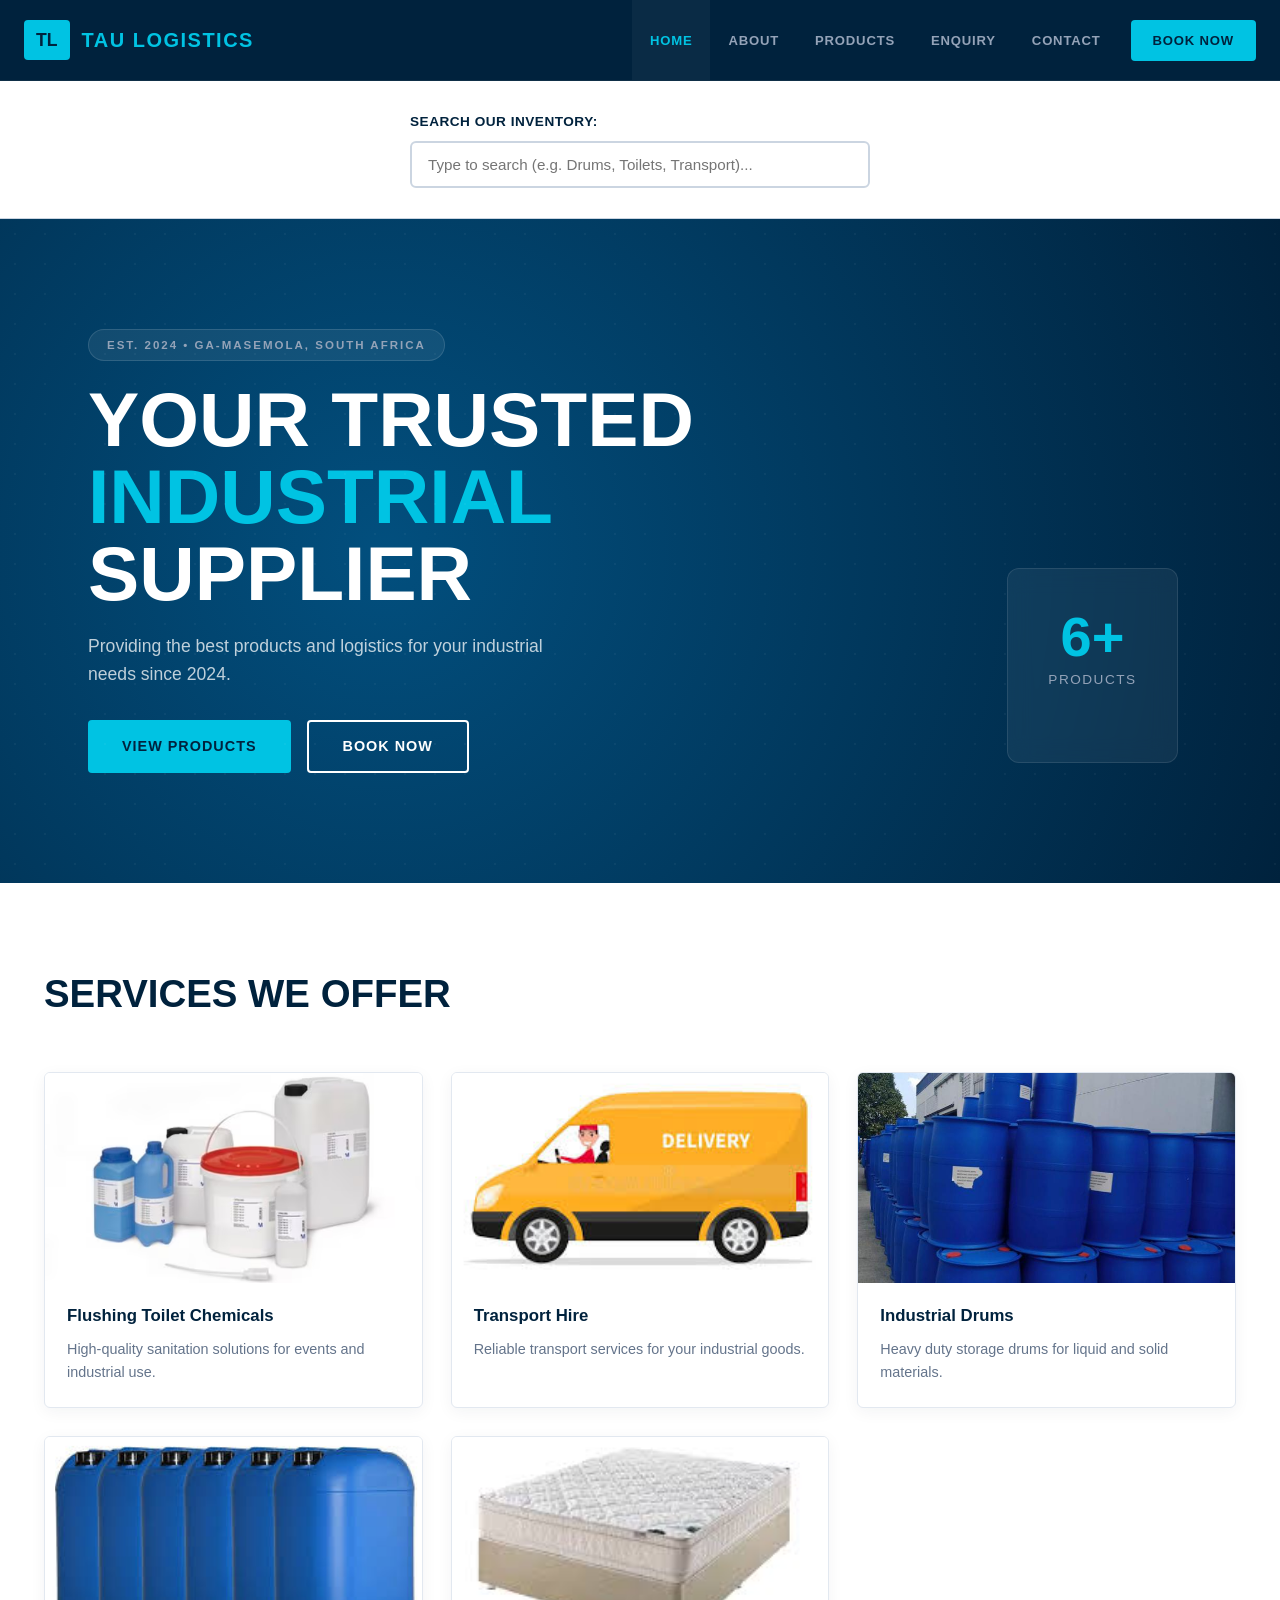
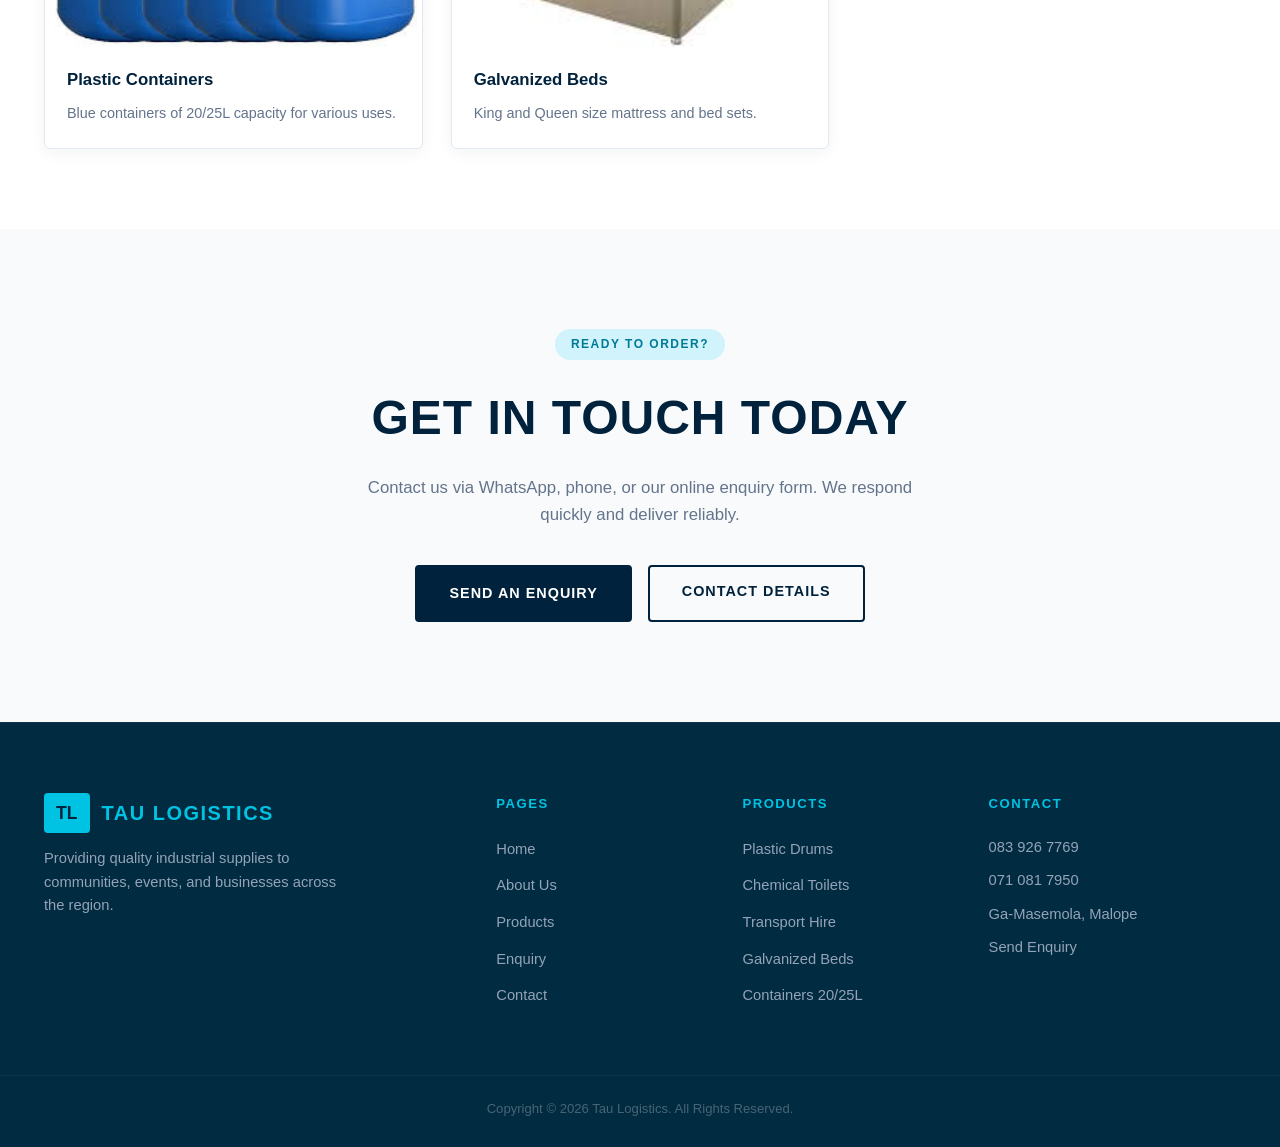
<file: index.html>
<!DOCTYPE html>
<html lang="en">
<head>
    <meta charset="UTF-8">
    <meta name="viewport" content="width=device-width, initial-scale=1.0">
    <title>Tau Logistics | Industrial Supplies & Services</title>
    <meta name="description" content="Tau Logistics: Your trusted provider of plastic drums, flushing chemical toilets, transport hire, and more. Based in Ga-Masemola, South Africa.">
    <link rel="stylesheet" href="styles.css">
</head>
<body>

    <header>
        <nav class="navbar">
            <a href="index.html" class="logo-wrapper">
                <div class="logo-icon">TL</div>
                <span class="logo-text">TAU LOGISTICS</span>
            </a>

            <button class="nav-toggle" aria-expanded="false" aria-label="Toggle navigation">Menu</button>

            <ul class="nav-links nav-menu">
                <li class="active"><a href="index.html">Home</a></li>
                <li><a href="about.html">About</a></li>
                <li><a href="products.html">Products</a></li>
                <li><a href="enquiry.html">Enquiry</a></li>
                <li><a href="contact.html">Contact</a></li>
                <li><a href="enquiry.html" class="cta-btn">Book Now</a></li>
            </ul>
        </nav>
    </header>

    <main>

        <section class="search-section">
            <div class="container">
                <div class="search-container">
                    <label for="logistic-search">Search Our Inventory:</label>
                    <input type="text" id="logistic-search" placeholder="Type to search (e.g. Drums, Toilets, Transport)...">
                    <div id="search-results" class="search-results-dropdown"></div>
                </div>
            </div>
        </section>

        <section class="About-Hero">
            <div class="pattern-overlay"></div>
            <div class="container">
                <span class="badge">EST. 2024 &bull; GA-MASEMOLA, SOUTH AFRICA</span>
                <h2>Your TRUSTED <br><span class="highlight">INDUSTRIAL</span><br>SUPPLIER</h2>
                <p>Providing the best products and logistics for your industrial needs since 2024.</p>
                <div class="cta-buttons">
                    <a href="products.html" class="btn-cyan">View Products</a>
                    <a href="enquiry.html" class="btn-outline-white">Book Now</a>
                </div>
            </div>
            <div class="hero-stats">
                <div class="stat-card">
                    <h2>6+</h2>
                    <p>Products</p>
                </div>
            </div>
        </section>

        <section id="Services" class="services-section">
            <div class="container">
                <h3 class="section-title">Services We Offer</h3>
                <div class="services-grid">

                    <div class="service-card">
                        <div class="card-image">
                            <img src="asset/chemicals.avif" alt="Flushing Chemicals">
                        </div>
                        <div class="card-body">
                            <h4>Flushing Toilet Chemicals</h4>
                            <p>High-quality sanitation solutions for events and industrial use.</p>
                        </div>
                    </div>

                    <div class="service-card">
                        <div class="card-image">
                            <img src="asset/delivery truck.jpg" alt="Logistics delivery truck">
                        </div>
                        <div class="card-body">
                            <h4>Transport Hire</h4>
                            <p>Reliable transport services for your industrial goods.</p>
                        </div>
                    </div>

                    <div class="service-card">
                        <div class="card-image">
                            <img src="asset/Drums.jpeg" alt="Blue plastic industrial drums">
                        </div>
                        <div class="card-body">
                            <h4>Industrial Drums</h4>
                            <p>Heavy duty storage drums for liquid and solid materials.</p>
                        </div>
                    </div>

                    <div class="service-card">
                        <div class="card-image">
                            <img src="asset/containers.jpg" alt="Blue containers 20/25L">
                        </div>
                        <div class="card-body">
                            <h4>Plastic Containers</h4>
                            <p>Blue containers of 20/25L capacity for various uses.</p>
                        </div>
                    </div>

                    <div class="service-card">
                        <div class="card-image">
                            <img src="asset/galvanized bed.jpg" alt="Galvanized bed">
                        </div>
                        <div class="card-body">
                            <h4>Galvanized Beds</h4>
                            <p>King and Queen size mattress and bed sets.</p>
                        </div>
                    </div>

                </div>
            </div>
        </section>

        <section class="contact-cta">
            <div class="container">
                <div class="cta-content-box">
                    <span class="badge-alt">Ready to Order?</span>
                    <h2>Get In Touch Today</h2>
                    <p>Contact us via WhatsApp, phone, or our online enquiry form. We respond quickly and deliver reliably.</p>
                    <div class="cta-buttons">
                        <a href="enquiry.html" class="btn-dark">Send an Enquiry</a>
                        <a href="contact.html" class="btn-outline">Contact Details</a>
                    </div>
                </div>
            </div>
        </section>

    </main>

    <footer class="main-footer">
        <div class="footer-container">
            <div class="footer-brand">
                <div class="logo-wrapper">
                    <div class="logo-icon">TL</div>
                    <span class="logo-text">TAU LOGISTICS</span>
                </div>
                <p>Providing quality industrial supplies to communities, events, and businesses across the region.</p>
            </div>

            <div class="footer-column">
                <h3>Pages</h3>
                <ul>
                    <li><a href="index.html">Home</a></li>
                    <li><a href="about.html">About Us</a></li>
                    <li><a href="products.html">Products</a></li>
                    <li><a href="enquiry.html">Enquiry</a></li>
                    <li><a href="contact.html">Contact</a></li>
                </ul>
            </div>

            <div class="footer-column">
                <h3>Products</h3>
                <ul>
                    <li><a href="products.html">Plastic Drums</a></li>
                    <li><a href="products.html">Chemical Toilets</a></li>
                    <li><a href="products.html">Transport Hire</a></li>
                    <li><a href="products.html">Galvanized Beds</a></li>
                    <li><a href="products.html">Containers 20/25L</a></li>
                </ul>
            </div>

            <div class="footer-column">
                <h3>Contact</h3>
                <p>083 926 7769</p>
                <p>071 081 7950</p>
                <p>Ga-Masemola, Malope</p>
                <p><a href="enquiry.html" style="color:inherit;">Send Enquiry</a></p>
            </div>
        </div>
        <div class="footer-bottom">
            <p>Copyright &copy; 2026 Tau Logistics. All Rights Reserved.</p>
        </div>
    </footer>

    <div class="toast" id="toast"></div>
    <script src="script.js"></script>
</body>
</html>
</file>
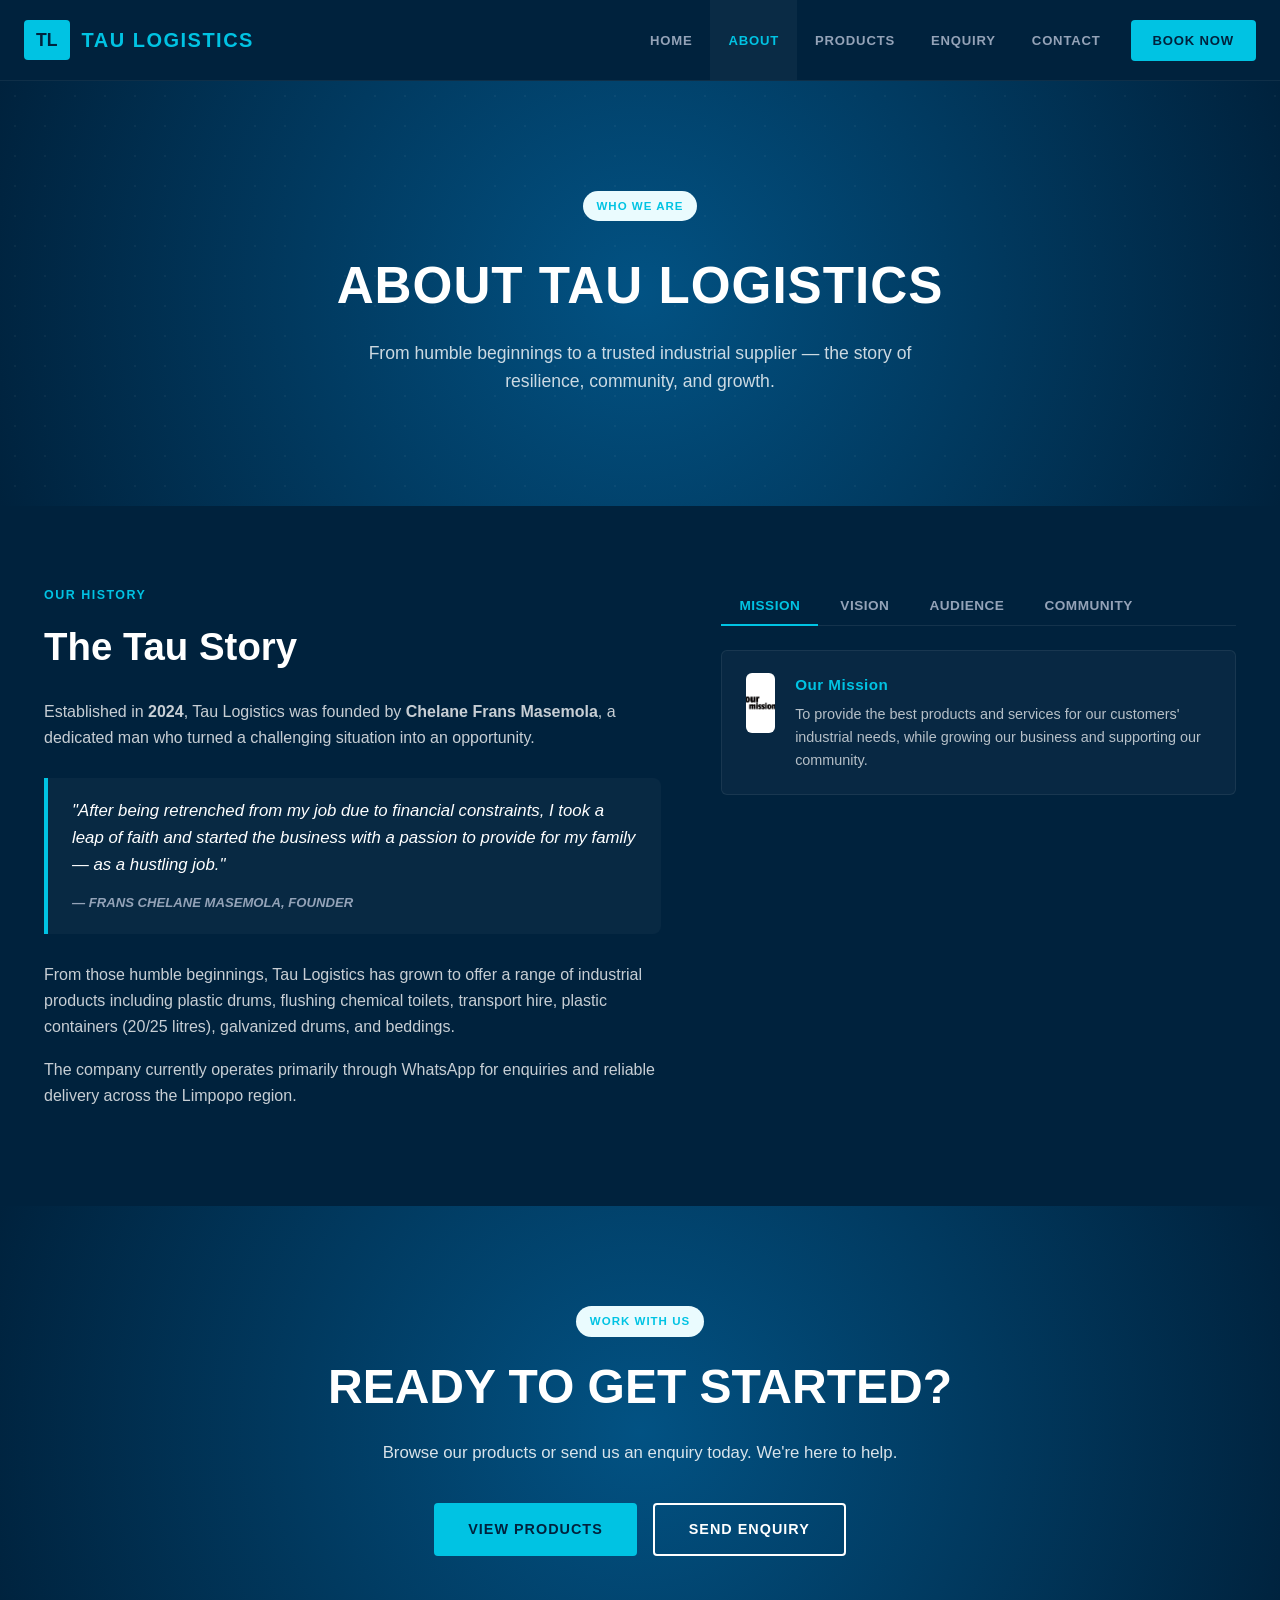
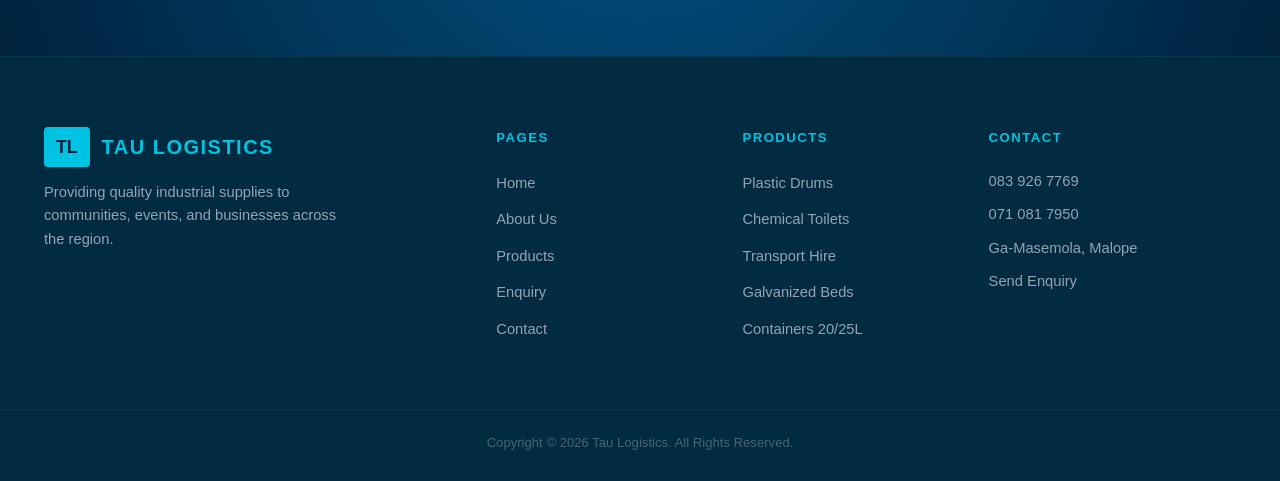
<file: about.html>
<!DOCTYPE html>
<html lang="en">
<head>
    <meta charset="UTF-8">
    <meta name="viewport" content="width=device-width, initial-scale=1.0">
    <title>About Us | Tau Logistics Industrial Supplies</title>
    <meta name="description" content="Learn about Tau Logistics — founded in 2024 by Frans Chelane Masemola in Ga-Masemola, South Africa. Trusted industrial supplier for communities and businesses.">
    <link rel="stylesheet" href="styles.css">
</head>
<body>

    <header>
        <nav class="navbar">
            <a href="index.html" class="logo-wrapper">
                <div class="logo-icon">TL</div>
                <span class="logo-text">TAU LOGISTICS</span>
            </a>

            <button class="nav-toggle" aria-expanded="false" aria-label="Toggle navigation">Menu</button>

            <ul class="nav-links">
                <li><a href="index.html">Home</a></li>
                <li class="active"><a href="about.html">About</a></li>
                <li><a href="products.html">Products</a></li>
                <li><a href="enquiry.html">Enquiry</a></li>
                <li><a href="contact.html">Contact</a></li>
                <li><a href="enquiry.html" class="cta-btn">Book Now</a></li>
            </ul>
        </nav>
    </header>

    <main>

        <section class="about-hero">
            <div class="pattern-overlay"></div>
            <div class="container">
                <span class="badge-mini">Who We Are</span>
                <h1>About Tau Logistics</h1>
                <p class="hero-subtitle">
                    From humble beginnings to a trusted industrial supplier &mdash; the story
                    of resilience, community, and growth.
                </p>
            </div>
        </section>

        <section class="about-content">
            <div class="container about-grid-layout">

                <div class="story-column">
                    <span class="badge-small">Our History</span>
                    <h2 class="story-title">The Tau Story</h2>
                    <p>Established in <strong>2024</strong>, Tau Logistics was founded by <strong>Chelane Frans Masemola</strong>, a dedicated man who turned a challenging situation into an opportunity.</p>

                    <blockquote>
                        <p>"After being retrenched from my job due to financial constraints, I took a leap of faith and started the business with a passion to provide for my family &mdash; as a hustling job."</p>
                        <cite>&mdash; Frans Chelane Masemola, Founder</cite>
                    </blockquote>

                    <p>From those humble beginnings, Tau Logistics has grown to offer a range of industrial products including plastic drums, flushing chemical toilets, transport hire, plastic containers (20/25 litres), galvanized drums, and beddings.</p>
                    <p>The company currently operates primarily through WhatsApp for enquiries and reliable delivery across the Limpopo region.</p>
                </div>

                <div class="cards-column">

                    <!-- TABS -->
                    <div class="about-tabs">
                        <div class="tab-list" role="tablist">
                            <button class="tab-btn active" role="tab" aria-selected="true" data-tab="mission">Mission</button>
                            <button class="tab-btn" role="tab" aria-selected="false" data-tab="vision">Vision</button>
                            <button class="tab-btn" role="tab" aria-selected="false" data-tab="audience">Audience</button>
                            <button class="tab-btn" role="tab" aria-selected="false" data-tab="community">Community</button>
                        </div>

                        <div class="tab-panels">

                            <div class="tab-panel active" data-panel="mission">
                                <div class="info-card">
                                    <div class="card-icon">
                                        <img src="asset/mission.jpeg" alt="Mission" width="60" height="60">
                                    </div>
                                    <div class="card-text">
                                        <h3>Our Mission</h3>
                                        <p>To provide the best products and services for our customers' industrial needs, while growing our business and supporting our community.</p>
                                    </div>
                                </div>
                            </div>

                            <div class="tab-panel" data-panel="vision">
                                <div class="info-card">
                                    <div class="card-icon">
                                        <img src="asset/vision.jpeg" alt="Vision" width="60" height="60">
                                    </div>
                                    <div class="card-text">
                                        <h3>Our Vision</h3>
                                        <p>To be the leading provider of industrial supplies and services in South Africa, trusted for our quality and service.</p>
                                    </div>
                                </div>
                            </div>

                            <div class="tab-panel" data-panel="audience">
                                <div class="info-card">
                                    <div class="card-icon">
                                        <img src="asset/targert.jpeg" alt="Target Audience" width="60" height="60">
                                    </div>
                                    <div class="card-text">
                                        <h3>Target Audience</h3>
                                        <p>People hosting events (weddings, funerals, parties) and people living in rural areas where there is a shortage of water and sanitation.</p>
                                    </div>
                                </div>
                            </div>

                            <div class="tab-panel" data-panel="community">
                                <div class="info-card">
                                    <div class="card-icon">
                                        <img src="asset/community.jpeg" alt="Community" width="60" height="60">
                                    </div>
                                    <div class="card-text">
                                        <h3>Community Commitment</h3>
                                        <p>We are committed to uplifting the communities around us through employment, affordable pricing, and accessible services.</p>
                                    </div>
                                </div>
                            </div>

                        </div>
                    </div>

                </div>
            </div>
        </section>

        <section class="cta-section">
            <div class="container">
                <span class="badge-mini">Work With Us</span>
                <h2>Ready to Get Started?</h2>
                <p>Browse our products or send us an enquiry today. We're here to help.</p>
                <div class="cta-buttons">
                    <a href="products.html" class="btn-cyan">View Products</a>
                    <a href="enquiry.html" class="btn-outline-white">Send Enquiry</a>
                </div>
            </div>
        </section>

    </main>

    <footer class="main-footer">
        <div class="footer-container">
            <div class="footer-brand">
                <div class="logo-wrapper">
                    <div class="logo-icon">TL</div>
                    <span class="logo-text">TAU LOGISTICS</span>
                </div>
                <p>Providing quality industrial supplies to communities, events, and businesses across the region.</p>
            </div>

            <div class="footer-column">
                <h3>Pages</h3>
                <ul>
                    <li><a href="index.html">Home</a></li>
                    <li><a href="about.html">About Us</a></li>
                    <li><a href="products.html">Products</a></li>
                    <li><a href="enquiry.html">Enquiry</a></li>
                    <li><a href="contact.html">Contact</a></li>
                </ul>
            </div>

            <div class="footer-column">
                <h3>Products</h3>
                <ul>
                    <li><a href="products.html">Plastic Drums</a></li>
                    <li><a href="products.html">Chemical Toilets</a></li>
                    <li><a href="products.html">Transport Hire</a></li>
                    <li><a href="products.html">Galvanized Beds</a></li>
                    <li><a href="products.html">Containers 20/25L</a></li>
                </ul>
            </div>

            <div class="footer-column">
                <h3>Contact</h3>
                <p>083 926 7769</p>
                <p>071 081 7950</p>
                <p>Ga-Masemola, Malope</p>
                <p><a href="enquiry.html" style="color:inherit;">Send Enquiry</a></p>
            </div>
        </div>
        <div class="footer-bottom">
            <p>Copyright &copy; 2026 Tau Logistics. All Rights Reserved.</p>
        </div>
    </footer>

    <div class="toast" id="toast"></div>
    <script src="script.js"></script>
</body>
</html>
</file>
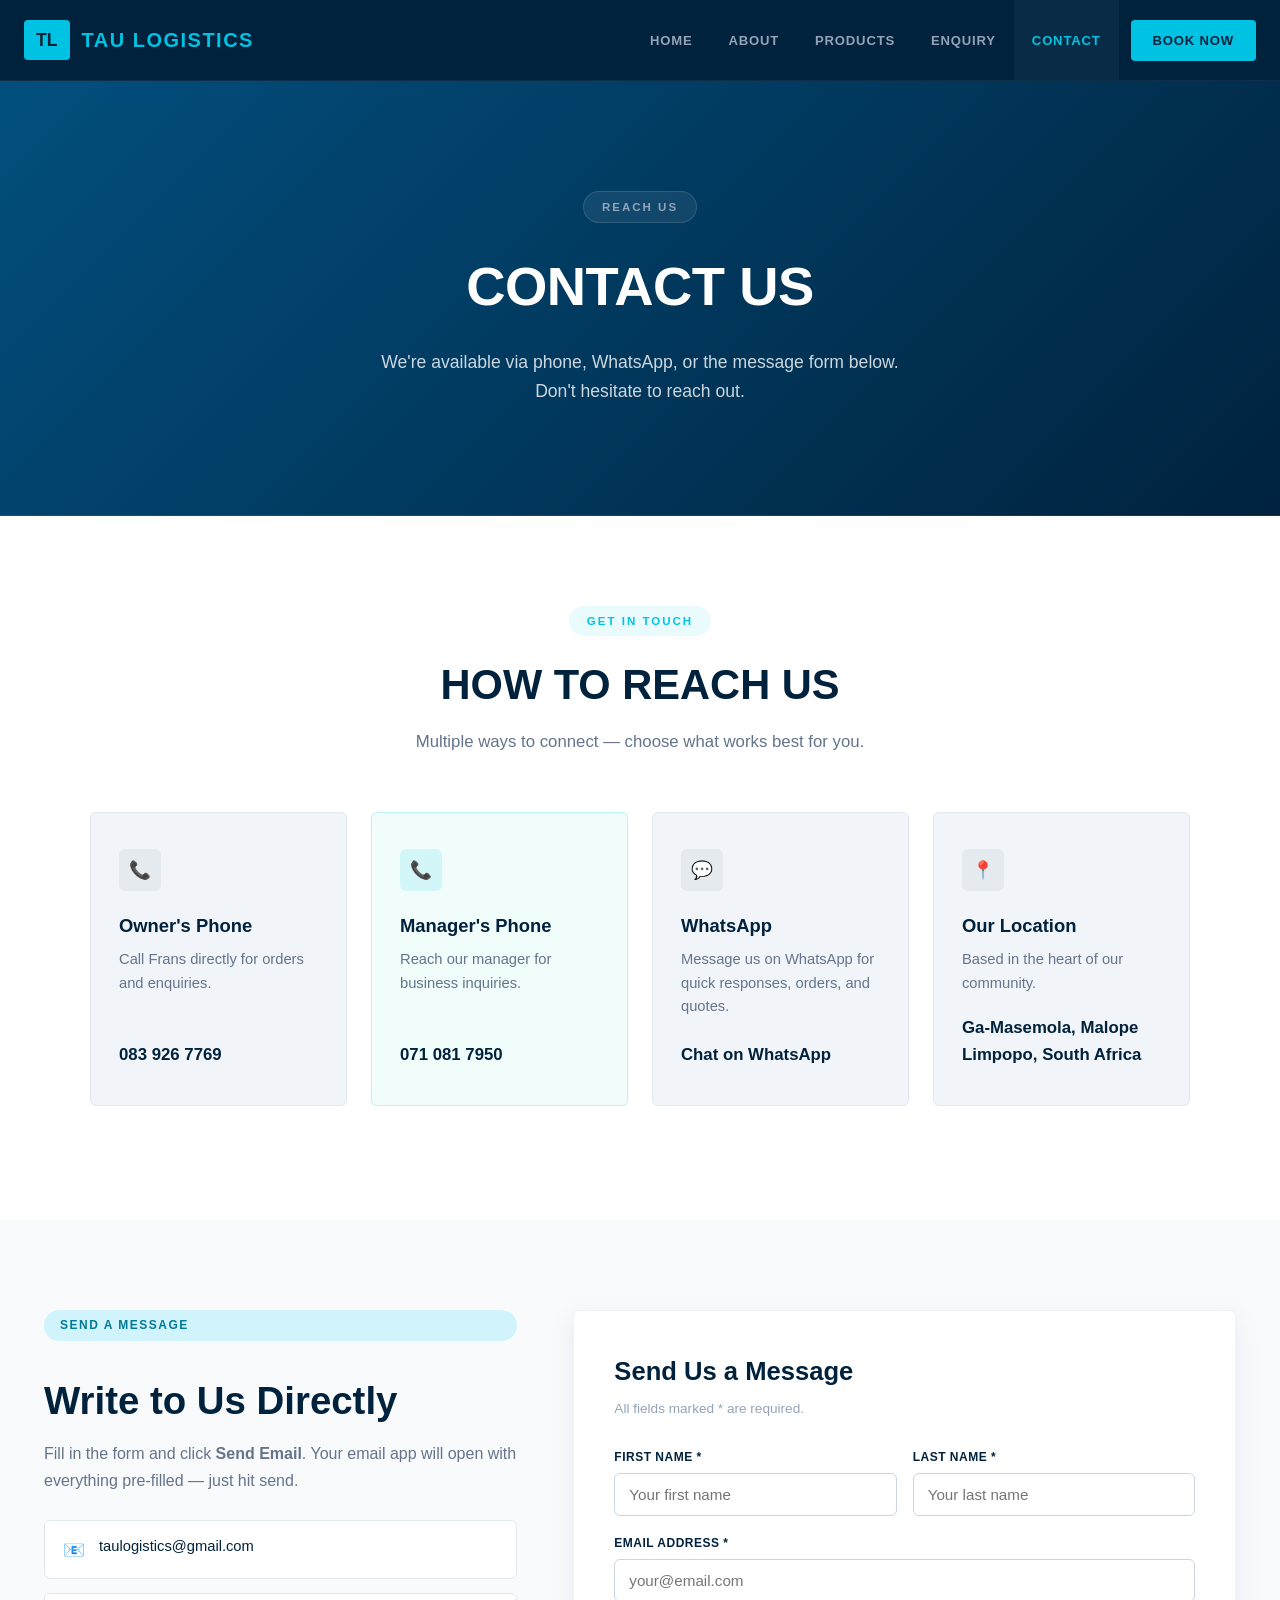
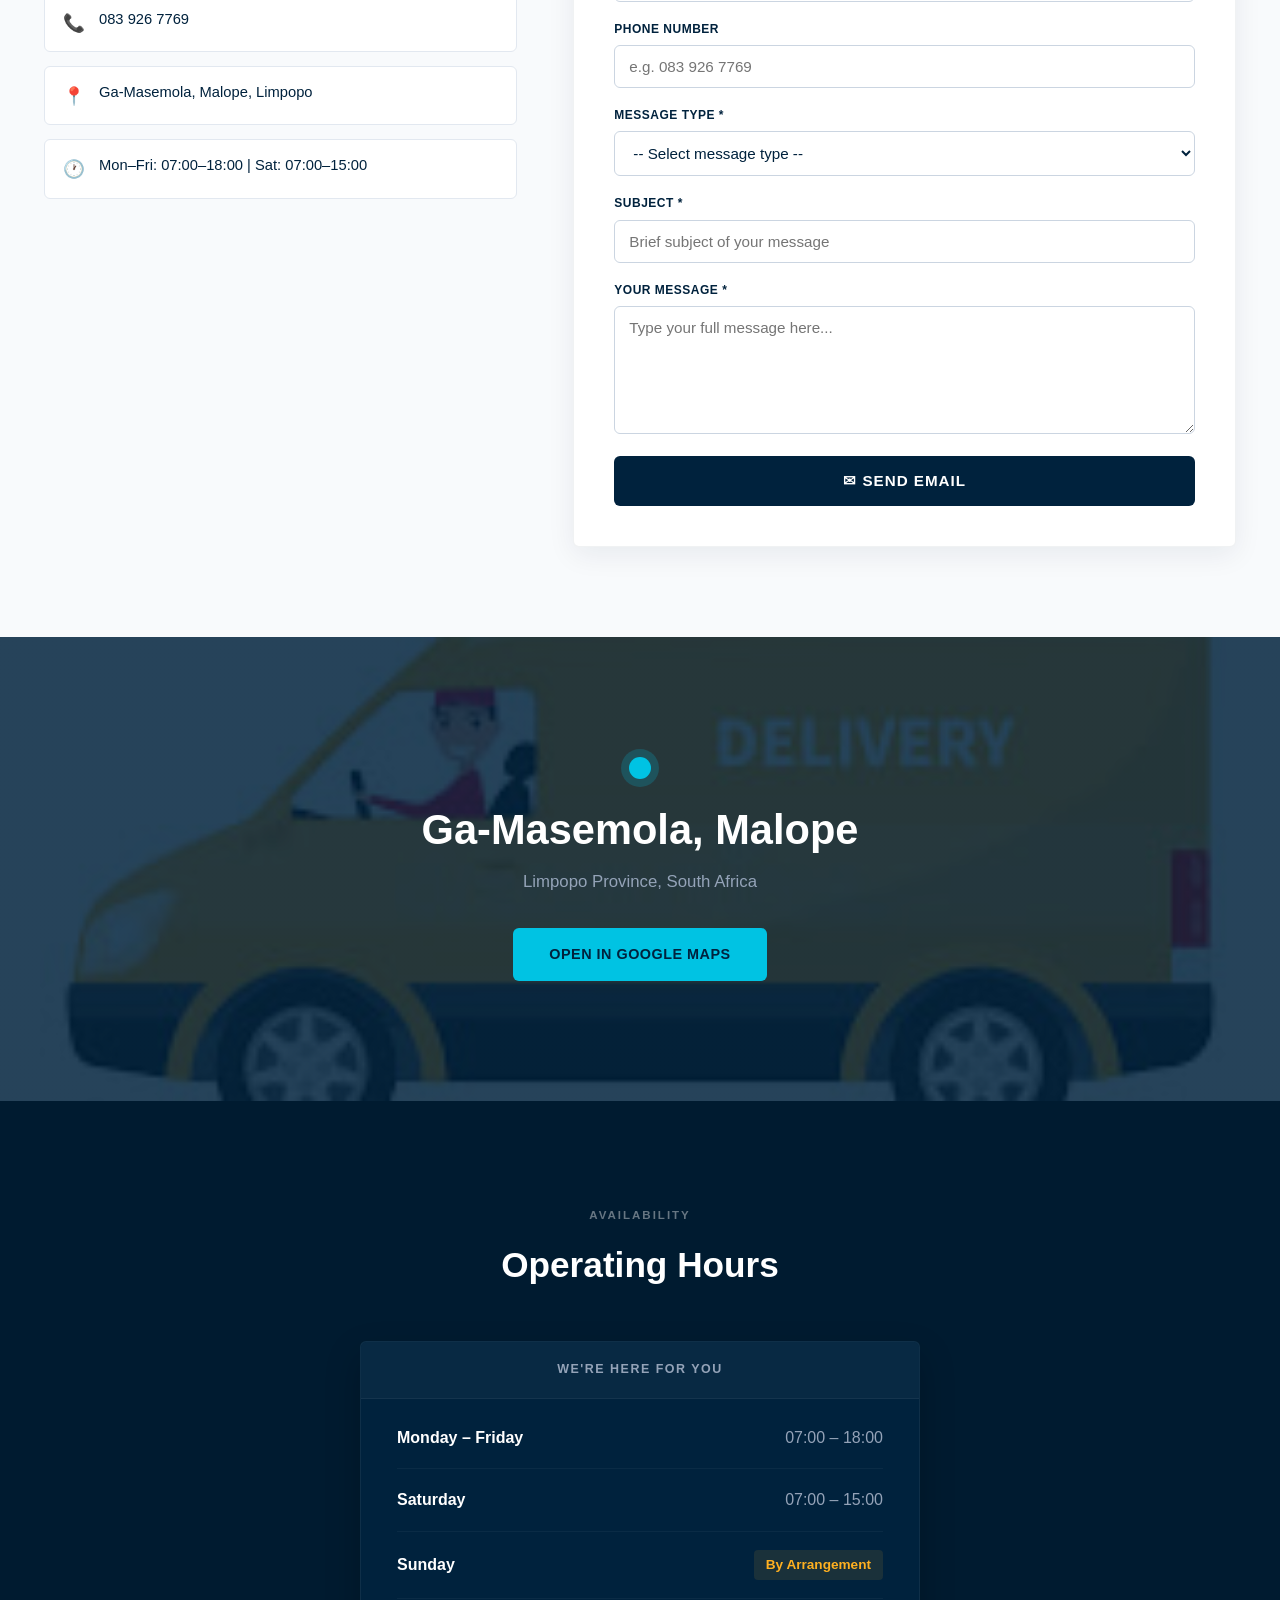
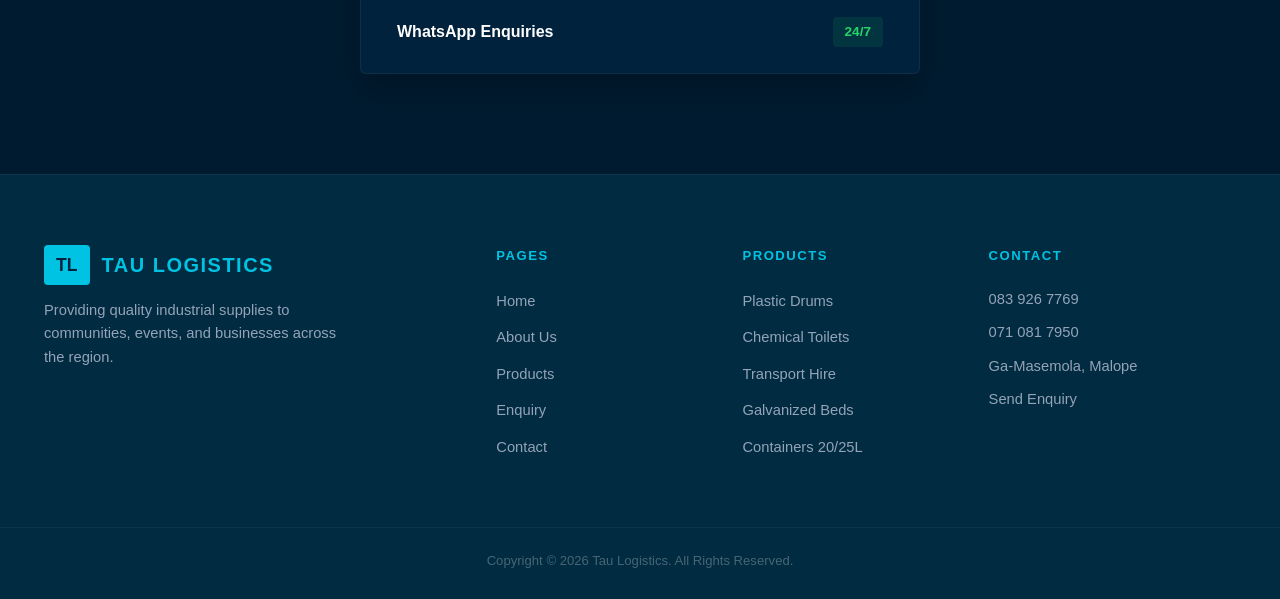
<file: contact.html>
<!DOCTYPE html>
<html lang="en">
<head>
    <meta charset="UTF-8">
    <meta name="viewport" content="width=device-width, initial-scale=1.0">
    <title>Contact Us | Tau Logistics Industrial Supplies</title>
    <meta name="description" content="Contact Tau Logistics via phone, WhatsApp, or our online form. Based in Ga-Masemola, Limpopo, South Africa.">
    <link rel="stylesheet" href="styles.css">
</head>
<body>

    <header>
        <nav class="navbar">
            <a href="index.html" class="logo-wrapper">
                <div class="logo-icon">TL</div>
                <span class="logo-text">TAU LOGISTICS</span>
            </a>

            <button class="nav-toggle" aria-expanded="false" aria-label="Toggle navigation">Menu</button>

            <ul class="nav-links">
                <li><a href="index.html">Home</a></li>
                <li><a href="about.html">About</a></li>
                <li><a href="products.html">Products</a></li>
                <li><a href="enquiry.html">Enquiry</a></li>
                <li class="active"><a href="contact.html">Contact</a></li>
                <li><a href="enquiry.html" class="cta-btn">Book Now</a></li>
            </ul>
        </nav>
    </header>

    <main>

        <!-- HERO -->
        <section class="hero">
            <div class="container">
                <span class="badge">Reach Us</span>
                <h1>Contact Us</h1>
                <p>We're available via phone, WhatsApp, or the message form below.<br>Don't hesitate to reach out.</p>
            </div>
        </section>

        <!-- CONTACT CARDS -->
        <section class="content-section">
            <div class="container">
                <span class="section-badge">Get In Touch</span>
                <h2>How to Reach Us</h2>
                <p class="subtitle">Multiple ways to connect &mdash; choose what works best for you.</p>

                <div class="contact-grid">

                    <div class="contact-card">
                        <div class="icon-box">&#128222;</div>
                        <h3>Owner's Phone</h3>
                        <p>Call Frans directly for orders and enquiries.</p>
                        <a href="tel:0839267769" class="contact-link">083 926 7769</a>
                    </div>

                    <div class="contact-card card-highlight">
                        <div class="icon-box">&#128222;</div>
                        <h3>Manager's Phone</h3>
                        <p>Reach our manager for business inquiries.</p>
                        <a href="tel:0710817950" class="contact-link">071 081 7950</a>
                    </div>

                    <div class="contact-card">
                        <div class="icon-box">&#128172;</div>
                        <h3>WhatsApp</h3>
                        <p>Message us on WhatsApp for quick responses, orders, and quotes.</p>
                        <a href="https://wa.me/27839267769" target="_blank" class="contact-link">Chat on WhatsApp</a>
                    </div>

                    <div class="contact-card">
                        <div class="icon-box">&#128205;</div>
                        <h3>Our Location</h3>
                        <p>Based in the heart of our community.</p>
                        <a href="https://www.google.com/maps/search/Ga-Masemola+Malope+Limpopo" target="_blank" class="contact-link">
                            Ga-Masemola, Malope<br>Limpopo, South Africa
                        </a>
                    </div>

                </div>
            </div>
        </section>

        <!-- MESSAGE FORM SECTION -->
        <section class="contact-form-section">
            <div class="container">
                <div class="contact-form-layout">

                    <!-- Left: info panel -->
                    <div class="contact-form-info">
                        <span class="badge-alt">Send a Message</span>
                        <h2>Write to Us Directly</h2>
                        <p>Fill in the form and click <strong>Send Email</strong>. Your email app will open with everything pre-filled &mdash; just hit send.</p>

                        <ul class="contact-info-list">
                            <li>
                                <span class="info-icon">&#128231;</span>
                                <span>taulogistics@gmail.com</span>
                            </li>
                            <li>
                                <span class="info-icon">&#128222;</span>
                                <span>083 926 7769</span>
                            </li>
                            <li>
                                <span class="info-icon">&#128205;</span>
                                <span>Ga-Masemola, Malope, Limpopo</span>
                            </li>
                            <li>
                                <span class="info-icon">&#128336;</span>
                                <span>Mon&ndash;Fri: 07:00&ndash;18:00 | Sat: 07:00&ndash;15:00</span>
                            </li>
                        </ul>
                    </div>

                    <!-- Right: form -->
                    <div class="form-card">
                        <h3>Send Us a Message</h3>
                        <p class="form-subtitle">All fields marked * are required.</p>

                        <form id="contactForm" class="contact-msg-form" novalidate>

                            <div class="form-row">
                                <div class="form-group">
                                    <label for="cf_firstName">First Name *</label>
                                    <input type="text" id="cf_firstName" name="cf_firstName" placeholder="Your first name" required>
                                </div>
                                <div class="form-group">
                                    <label for="cf_lastName">Last Name *</label>
                                    <input type="text" id="cf_lastName" name="cf_lastName" placeholder="Your last name" required>
                                </div>
                            </div>

                            <div class="form-group">
                                <label for="cf_email">Email Address *</label>
                                <input type="email" id="cf_email" name="cf_email" placeholder="your@email.com" required>
                            </div>

                            <div class="form-group">
                                <label for="cf_phone">Phone Number</label>
                                <input type="tel" id="cf_phone" name="cf_phone" placeholder="e.g. 083 926 7769">
                            </div>

                            <div class="form-group">
                                <label for="cf_msgType">Message Type *</label>
                                <select id="cf_msgType" name="cf_msgType" required>
                                    <option value="">-- Select message type --</option>
                                    <option value="General Enquiry">General Enquiry</option>
                                    <option value="Product Information">Product Information</option>
                                    <option value="Pricing & Quotation">Pricing &amp; Quotation</option>
                                    <option value="Delivery & Logistics">Delivery &amp; Logistics</option>
                                    <option value="Partnership & Business">Partnership &amp; Business</option>
                                    <option value="Complaint or Feedback">Complaint or Feedback</option>
                                    <option value="Other">Other</option>
                                </select>
                            </div>

                            <div class="form-group">
                                <label for="cf_subject">Subject *</label>
                                <input type="text" id="cf_subject" name="cf_subject" placeholder="Brief subject of your message" required>
                            </div>

                            <div class="form-group">
                                <label for="cf_message">Your Message *</label>
                                <textarea id="cf_message" name="cf_message" rows="6" placeholder="Type your full message here..." required></textarea>
                            </div>

                            <button type="submit" class="btn-submit-contact">
                                &#9993; Send Email
                            </button>

                        </form>
                    </div>

                </div>
            </div>
        </section>

    </main>

    <!-- MAP -->
    <section class="map-section">
        <div class="map-container">
            <div class="pin-icon"></div>
            <h2 class="location-title">Ga-Masemola, Malope</h2>
            <p class="location-sub">Limpopo Province, South Africa</p>
            <a href="https://www.google.com/maps/search/Ga-Masemola+Malope+Limpopo" target="_blank" class="maps-btn">
                Open in Google Maps
            </a>
        </div>
    </section>

    <!-- HOURS -->
    <section class="availability-section">
        <span class="availability-badge">Availability</span>
        <h2>Operating Hours</h2>
        <div class="hours-card">
            <div class="hours-header">WE'RE HERE FOR YOU</div>
            <div class="hours-list">
                <div class="hours-row">
                    <span class="day-label">Monday &ndash; Friday</span>
                    <span class="time-label">07:00 &ndash; 18:00</span>
                </div>
                <div class="hours-row">
                    <span class="day-label">Saturday</span>
                    <span class="time-label">07:00 &ndash; 15:00</span>
                </div>
                <div class="hours-row">
                    <span class="day-label">Sunday</span>
                    <span class="special-label">By Arrangement</span>
                </div>
                <div class="hours-row">
                    <span class="day-label">WhatsApp Enquiries</span>
                    <span class="whatsapp-label">24/7</span>
                </div>
            </div>
        </div>
    </section>

    <footer class="main-footer">
        <div class="footer-container">
            <div class="footer-brand">
                <div class="logo-wrapper">
                    <div class="logo-icon">TL</div>
                    <span class="logo-text">TAU LOGISTICS</span>
                </div>
                <p>Providing quality industrial supplies to communities, events, and businesses across the region.</p>
            </div>

            <div class="footer-column">
                <h3>Pages</h3>
                <ul>
                    <li><a href="index.html">Home</a></li>
                    <li><a href="about.html">About Us</a></li>
                    <li><a href="products.html">Products</a></li>
                    <li><a href="enquiry.html">Enquiry</a></li>
                    <li><a href="contact.html">Contact</a></li>
                </ul>
            </div>

            <div class="footer-column">
                <h3>Products</h3>
                <ul>
                    <li><a href="products.html">Plastic Drums</a></li>
                    <li><a href="products.html">Chemical Toilets</a></li>
                    <li><a href="products.html">Transport Hire</a></li>
                    <li><a href="products.html">Galvanized Beds</a></li>
                    <li><a href="products.html">Containers 20/25L</a></li>
                </ul>
            </div>

            <div class="footer-column">
                <h3>Contact</h3>
                <p>083 926 7769</p>
                <p>071 081 7950</p>
                <p>Ga-Masemola, Malope</p>
                <p><a href="enquiry.html" style="color:inherit;">Send Enquiry</a></p>
            </div>
        </div>
        <div class="footer-bottom">
            <p>Copyright &copy; 2026 Tau Logistics. All Rights Reserved.</p>
        </div>
    </footer>

    <div class="toast" id="toast"></div>
    <script src="script.js"></script>
</body>
</html>
</file>
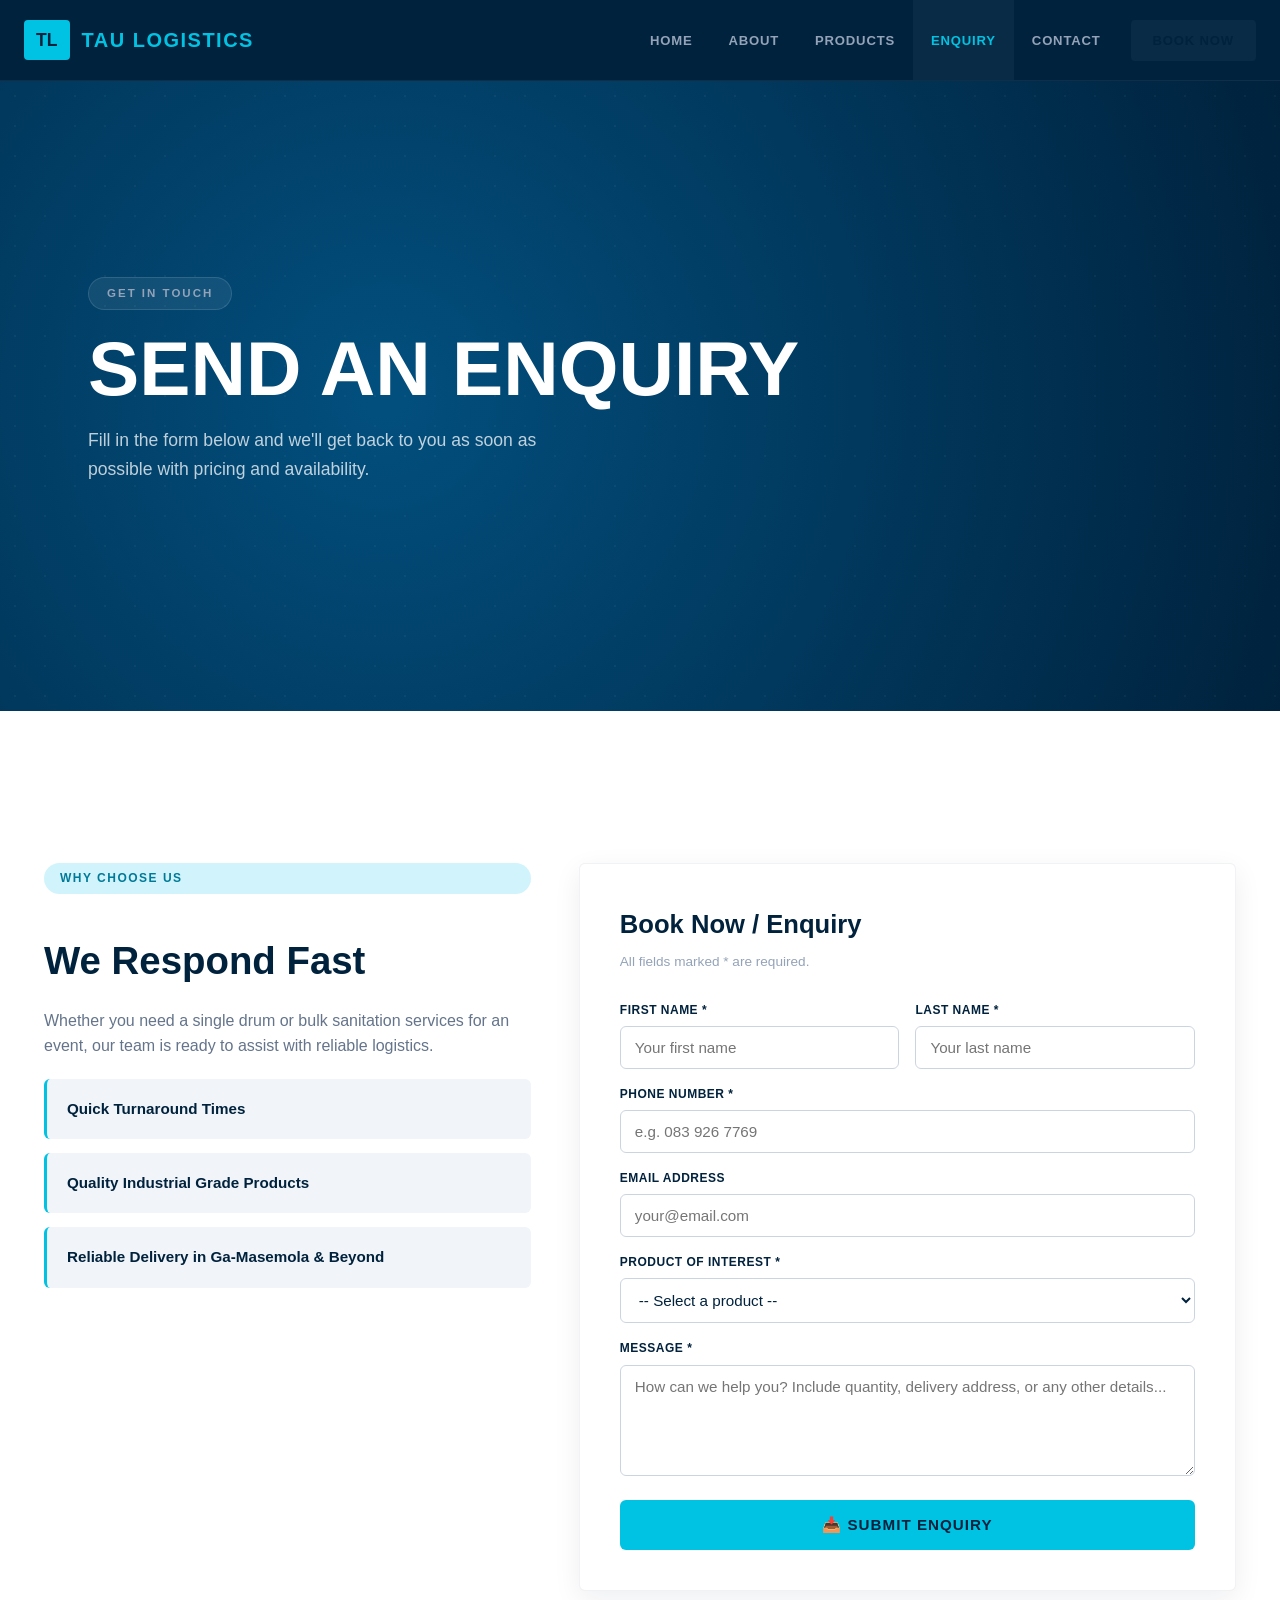
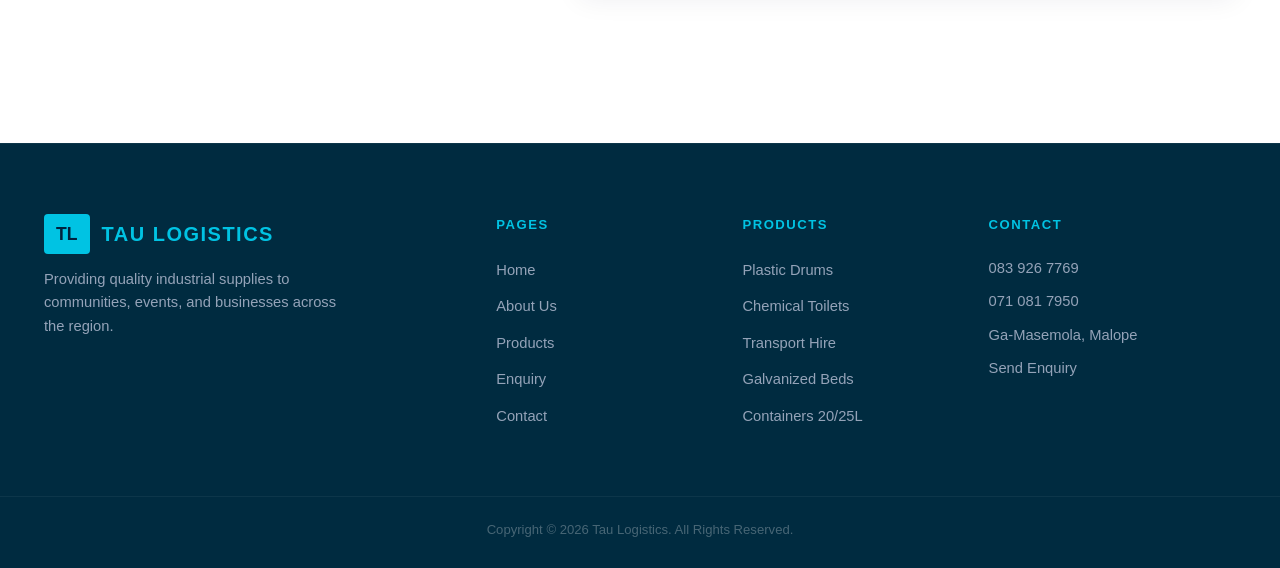
<file: enquiry.html>
<!DOCTYPE html>
<html lang="en">
<head>
    <meta charset="UTF-8">
    <meta name="viewport" content="width=device-width, initial-scale=1.0">
    <title>Enquiry | Tau Logistics Industrial Supplies</title>
    <meta name="description" content="Send an enquiry to Tau Logistics. Fill in the form and we'll get back to you with pricing and availability.">
    <link rel="stylesheet" href="styles.css">
</head>
<body>

    <header>
        <nav class="navbar">
            <a href="index.html" class="logo-wrapper">
                <div class="logo-icon">TL</div>
                <span class="logo-text">TAU LOGISTICS</span>
            </a>

            <button class="nav-toggle" aria-expanded="false" aria-label="Toggle navigation">Menu</button>

            <ul class="nav-links">
                <li><a href="index.html">Home</a></li>
                <li><a href="about.html">About</a></li>
                <li><a href="products.html">Products</a></li>
                <li class="active"><a href="enquiry.html">Enquiry</a></li>
                <li><a href="contact.html">Contact</a></li>
                <li><a href="enquiry.html" class="cta-btn">Book Now</a></li>
            </ul>
        </nav>
    </header>

    <main>

        <section class="About-Hero">
            <div class="pattern-overlay"></div>
            <div class="container">
                <span class="badge">Get In Touch</span>
                <h1>Send an Enquiry</h1>
                <p>Fill in the form below and we'll get back to you as soon as possible with pricing and availability.</p>
            </div>
        </section>

        <section class="services-section">
            <div class="container">
                <div class="enquiry-grid-layout">

                    <div class="enquiry-info">
                        <span class="badge-alt">Why Choose Us</span>
                        <h2>We Respond Fast</h2>
                        <p>Whether you need a single drum or bulk sanitation services for an event, our team is ready to assist with reliable logistics.</p>
                        <ul>
                            <li>Quick Turnaround Times</li>
                            <li>Quality Industrial Grade Products</li>
                            <li>Reliable Delivery in Ga-Masemola &amp; Beyond</li>
                        </ul>
                    </div>

                    <div class="form-card">
                        <h3>Book Now / Enquiry</h3>
                        <p class="form-subtitle">All fields marked * are required.</p>

                        <form id="enquiryForm" class="enquiry-form" novalidate>

                            <div class="form-group">
                                <label for="firstName">First Name *</label>
                                <input type="text" id="firstName" name="firstName" placeholder="Your first name" required>
                            </div>

                            <div class="form-group">
                                <label for="lastName">Last Name *</label>
                                <input type="text" id="lastName" name="lastName" placeholder="Your last name" required>
                            </div>

                            <div class="form-group full">
                                <label for="phone">Phone Number *</label>
                                <input type="tel" id="phone" name="phone" placeholder="e.g. 083 926 7769" required>
                            </div>

                            <div class="form-group full">
                                <label for="email">Email Address</label>
                                <input type="email" id="email" name="email" placeholder="your@email.com">
                            </div>

                            <div class="form-group full">
                                <label for="product">Product of Interest *</label>
                                <select id="product" name="product" required>
                                    <option value="">-- Select a product --</option>
                                    <option value="Plastic Drums">Plastic Drums</option>
                                    <option value="Chemical Toilets">Chemical Toilets</option>
                                    <option value="Transport Hire">Transport Hire</option>
                                    <option value="Containers 20/25L">Containers 20/25L</option>
                                    <option value="Galvanized Beds">Galvanized Beds</option>
                                    <option value="Other">Other / Multiple</option>
                                </select>
                            </div>

                            <div class="form-group full">
                                <label for="message">Message *</label>
                                <textarea id="message" name="message" rows="5" placeholder="How can we help you? Include quantity, delivery address, or any other details..." required></textarea>
                            </div>

                            <button type="submit" class="btn-submit">
                                &#128229; Submit Enquiry
                            </button>

                        </form>
                    </div>

                </div>
            </div>
        </section>

    </main>

    <footer class="main-footer">
        <div class="footer-container">
            <div class="footer-brand">
                <div class="logo-wrapper">
                    <div class="logo-icon">TL</div>
                    <span class="logo-text">TAU LOGISTICS</span>
                </div>
                <p>Providing quality industrial supplies to communities, events, and businesses across the region.</p>
            </div>

            <div class="footer-column">
                <h3>Pages</h3>
                <ul>
                    <li><a href="index.html">Home</a></li>
                    <li><a href="about.html">About Us</a></li>
                    <li><a href="products.html">Products</a></li>
                    <li><a href="enquiry.html">Enquiry</a></li>
                    <li><a href="contact.html">Contact</a></li>
                </ul>
            </div>

            <div class="footer-column">
                <h3>Products</h3>
                <ul>
                    <li><a href="products.html">Plastic Drums</a></li>
                    <li><a href="products.html">Chemical Toilets</a></li>
                    <li><a href="products.html">Transport Hire</a></li>
                    <li><a href="products.html">Galvanized Beds</a></li>
                    <li><a href="products.html">Containers 20/25L</a></li>
                </ul>
            </div>

            <div class="footer-column">
                <h3>Contact</h3>
                <p>083 926 7769</p>
                <p>071 081 7950</p>
                <p>Ga-Masemola, Malope</p>
                <p><a href="enquiry.html" style="color:inherit;">Send Enquiry</a></p>
            </div>
        </div>
        <div class="footer-bottom">
            <p>Copyright &copy; 2026 Tau Logistics. All Rights Reserved.</p>
        </div>
    </footer>

    <!-- SUCCESS MODAL -->
    <div class="modal-overlay" id="enquiryModal">
        <div class="modal-box">
            <button class="modal-close" id="modalClose" aria-label="Close">&times;</button>
            <div class="modal-icon">&#9989;</div>
            <h3>Enquiry Ready!</h3>
            <p>Your message has been prepared. Click below to send it to us on WhatsApp &mdash; we'll respond as soon as possible.</p>
            <a href="#" id="modalWhatsappLink" target="_blank" class="btn-cyan modal-btn">Open WhatsApp</a>
            <button class="modal-secondary" id="modalCloseSecondary">Close</button>
        </div>
    </div>

    <div class="toast" id="toast"></div>
    <script src="script.js"></script>
</body>
</html>
</file>
<file: styles.css>
*, *::before, *::after {
    margin: 0;
    padding: 0;
    box-sizing: border-box;
}

:root {
    --navy:       #00223d;
    --navy-dark:  #00172b;
    --navy-mid:   #002b40;
    --cyan:       #00c3e3;
    --cyan-dark:  #00a5c0;
    --cyan-soft:  #eafbfe;
    --white:      #ffffff;
    --bg-light:   #f8fafc;
    --bg-card:    #f1f5f9;
    --text-muted: #64748b;
    --text-nav:   #94a3b8;
    --border:     #cbd5e1;
    --transition: 0.25s ease;
    --radius:     6px;
    --font:       'Segoe UI', Tahoma, Geneva, Verdana, sans-serif;
}

body {
    font-family: var(--font);
    background-color: var(--bg-light);
    color: var(--navy);
    line-height: 1.6;
    overflow-x: hidden;
}

a { text-decoration: none; transition: color var(--transition); }
ul { list-style: none; }
img { display: block; max-width: 100%; }

.container {
    width: 100%;
    max-width: 1240px;
    margin: 0 auto;
    padding: 0 24px;
}

header {
    background-color: var(--navy);
    position: sticky;
    top: 0;
    z-index: 1000;
    border-bottom: 1px solid rgba(255,255,255,0.06);
}

.navbar {
    display: flex;
    justify-content: space-between;
    align-items: center;
    max-width: 1300px;
    margin: 0 auto;
    padding: 0 24px;
    height: 80px;
}

.logo-wrapper {
    display: flex;
    align-items: center;
    gap: 12px;
    text-decoration: none;
}

.logo-icon {
    background-color: var(--cyan);
    color: var(--navy);
    font-weight: 800;
    font-size: 1.1rem;
    padding: 6px 12px;
    border-radius: 4px;
}

.logo-text {
    color: var(--cyan);
    font-weight: 700;
    font-size: 1.25rem;
    letter-spacing: 1.5px;
}

.nav-links {
    display: flex;
    align-items: center;
    list-style: none;
    height: 100%;
    gap: 0;
}

.nav-links li { height: 100%; display: flex; align-items: center; }

.nav-links a {
    color: var(--text-nav);
    text-transform: uppercase;
    font-size: 0.82rem;
    font-weight: 700;
    letter-spacing: 0.8px;
    padding: 0 18px;
    height: 100%;
    display: flex;
    align-items: center;
    transition: color var(--transition);
}

.nav-links a:hover { color: var(--white); }

.nav-links li.active a,
.nav-links a.active {
    color: var(--cyan);
    background-color: rgba(255,255,255,0.04);
}

.nav-links .cta-btn {
    background-color: var(--cyan);
    color: var(--navy) !important;
    height: auto;
    padding: 10px 22px;
    margin-left: 12px;
    border-radius: 4px;
    font-weight: 700;
}

.nav-links .cta-btn:hover {
    background-color: var(--cyan-dark);
    color: var(--white) !important;
}

/* Hamburger (mobile) */
.nav-toggle {
    display: none;
    background: none;
    border: 1.5px solid var(--text-nav);
    color: var(--text-nav);
    padding: 8px 14px;
    border-radius: 4px;
    font-size: 0.85rem;
    font-weight: 700;
    cursor: pointer;
    letter-spacing: 0.5px;
    transition: all var(--transition);
}

.nav-toggle:hover { border-color: var(--cyan); color: var(--cyan); }


.About-Hero {
    position: relative;
    padding: 110px 5%;
    min-height: 70vh;
    display: flex;
    align-items: center;
    background: radial-gradient(circle at 30% 50%, #024f7e 0%, var(--navy) 100%);
    overflow: hidden;
}

.About-Hero .container { text-align: left; }

.pattern-overlay {
    position: absolute;
    inset: 0;
    background-image: radial-gradient(rgba(255,255,255,0.04) 1px, transparent 1px);
    background-size: 30px 30px;
    pointer-events: none;
}

.About-Hero h2,
.About-Hero h1 {
    font-size: clamp(2.6rem, 6vw, 5rem);
    font-weight: 800;
    line-height: 1;
    text-transform: uppercase;
    color: var(--white);
    margin-bottom: 20px;
}

.About-Hero p {
    color: rgba(255,255,255,0.75);
    font-size: 1.1rem;
    max-width: 480px;
    margin-bottom: 32px;
}

.highlight { color: var(--cyan); }

.hero-stats {
    position: absolute;
    right: 8%;
    bottom: 18%;
}

.stat-card {
    background: rgba(255,255,255,0.06);
    backdrop-filter: blur(12px);
    border: 1px solid rgba(255,255,255,0.1);
    padding: 40px;
    border-radius: 12px;
    text-align: center;
}

.stat-card h2 {
    font-size: 3.5rem;
    color: var(--cyan);
    margin-bottom: 4px;
}

.stat-card p {
    color: var(--text-nav);
    font-size: 0.85rem;
    letter-spacing: 1.5px;
    text-transform: uppercase;
}

/* About page hero */
.about-hero {
    background: radial-gradient(circle at center, #025283 0%, var(--navy) 100%);
    padding: 110px 0;
    text-align: center;
    position: relative;
    overflow: hidden;
}

.about-hero .pattern-overlay { position: absolute; inset: 0; }

.about-hero h1 {
    font-size: clamp(2.2rem, 5vw, 3.2rem);
    font-weight: 800;
    letter-spacing: 1px;
    text-transform: uppercase;
    color: var(--white);
    margin: 12px 0;
}

.hero-subtitle {
    font-size: 1.1rem;
    color: rgba(255,255,255,0.8);
    max-width: 600px;
    margin: 0 auto;
}

/* Contact page hero */
.hero {
    background: linear-gradient(135deg, #024f7e 0%, var(--navy) 100%);
    padding: 110px 24px;
    text-align: center;
    border-bottom: 1px solid rgba(255,255,255,0.05);
}

.hero h1 {
    font-size: clamp(2rem, 5vw, 3.4rem);
    font-weight: 800;
    letter-spacing: -0.5px;
    text-transform: uppercase;
    color: var(--white);
    margin-bottom: 18px;
}

.hero p {
    font-size: 1.1rem;
    color: rgba(255,255,255,0.8);
    max-width: 600px;
    margin: 0 auto;
}

.badge {
    display: inline-block;
    color: var(--text-nav);
    background: rgba(255,255,255,0.07);
    border: 1px solid rgba(255,255,255,0.12);
    padding: 6px 18px;
    border-radius: 50px;
    font-size: 0.72rem;
    font-weight: 700;
    letter-spacing: 2px;
    text-transform: uppercase;
    margin-bottom: 20px;
}

.badge-mini {
    display: inline-block;
    background-color: var(--cyan-soft);
    color: var(--cyan);
    font-size: 0.72rem;
    font-weight: 700;
    padding: 6px 14px;
    border-radius: 20px;
    letter-spacing: 1px;
    text-transform: uppercase;
    margin-bottom: 12px;
}

.badge-alt {
    display: inline-block;
    background-color: #d1f4fc;
    color: #007a99;
    padding: 6px 16px;
    border-radius: 20px;
    font-size: 0.75rem;
    font-weight: 700;
    letter-spacing: 1.5px;
    text-transform: uppercase;
    margin-bottom: 20px;
}

.badge-special {
    display: inline-block;
    background-color: var(--cyan-soft);
    color: var(--cyan);
    font-size: 0.75rem;
    font-weight: 700;
    padding: 6px 16px;
    border-radius: 20px;
    letter-spacing: 1.5px;
    text-transform: uppercase;
    margin-bottom: 20px;
}


.btn-cyan {
    display: inline-block;
    background-color: var(--cyan);
    color: var(--navy);
    font-weight: 700;
    font-size: 0.9rem;
    padding: 15px 34px;
    border-radius: 4px;
    text-transform: uppercase;
    letter-spacing: 1px;
    border: none;
    cursor: pointer;
    transition: background-color var(--transition), transform 0.15s;
}

.btn-cyan:hover { background-color: var(--cyan-dark); transform: translateY(-2px); }

.btn-outline-white {
    display: inline-block;
    background-color: transparent;
    color: var(--white);
    border: 2px solid var(--white);
    font-weight: 700;
    font-size: 0.9rem;
    padding: 13px 34px;
    border-radius: 4px;
    text-transform: uppercase;
    letter-spacing: 1px;
    transition: all var(--transition);
}

.btn-outline-white:hover {
    background-color: var(--white);
    color: var(--navy);
    transform: translateY(-2px);
}

.btn-dark {
    display: inline-block;
    background-color: var(--navy);
    color: var(--white);
    font-weight: 700;
    font-size: 0.9rem;
    padding: 15px 32px;
    border-radius: 4px;
    letter-spacing: 1px;
    text-transform: uppercase;
    border: 2px solid var(--navy);
    transition: all var(--transition);
}

.btn-dark:hover { background-color: #004b6e; border-color: #004b6e; transform: translateY(-2px); }

.btn-outline {
    display: inline-block;
    background-color: transparent;
    color: var(--navy);
    border: 2px solid var(--navy);
    font-weight: 700;
    font-size: 0.9rem;
    padding: 13px 32px;
    border-radius: 4px;
    letter-spacing: 1px;
    text-transform: uppercase;
    transition: all var(--transition);
}

.btn-outline:hover { background-color: var(--navy); color: var(--white); transform: translateY(-2px); }

.cta-buttons {
    display: flex;
    gap: 16px;
    flex-wrap: wrap;
}


.search-section {
    background-color: var(--white);
    padding: 30px 0;
    border-bottom: 1px solid var(--border);
}

.search-container { position: relative; max-width: 460px; margin: 0 auto; }

.search-container label {
    display: block;
    font-weight: 700;
    font-size: 0.85rem;
    letter-spacing: 0.5px;
    color: var(--navy);
    margin-bottom: 8px;
    text-transform: uppercase;
}

.search-container input {
    width: 100%;
    padding: 13px 16px;
    border: 2px solid var(--border);
    border-radius: var(--radius);
    font-size: 0.95rem;
    font-family: var(--font);
    color: var(--navy);
    transition: border-color var(--transition), box-shadow var(--transition);
    outline: none;
}

.search-container input:focus {
    border-color: var(--cyan);
    box-shadow: 0 0 0 3px rgba(0,195,227,0.1);
}

.search-results-dropdown {
    position: absolute;
    top: 100%;
    left: 0;
    right: 0;
    background: var(--white);
    border: 1px solid var(--border);
    border-radius: 0 0 var(--radius) var(--radius);
    z-index: 200;
    display: none;
    max-height: 240px;
    overflow-y: auto;
    box-shadow: 0 8px 20px rgba(0,0,0,0.08);
}

.search-result-item {
    padding: 12px 16px;
    cursor: pointer;
    font-size: 0.9rem;
    color: var(--navy);
    border-bottom: 1px solid var(--bg-light);
    transition: background-color 0.15s;
}

.search-result-item:hover { background-color: var(--cyan-soft); color: var(--cyan); }
.search-result-item:last-child { border-bottom: none; }

.services-section {
    background-color: var(--white);
    padding: 80px 0;
}

.section-title {
    font-size: clamp(1.6rem, 3vw, 2.4rem);
    font-weight: 800;
    color: var(--navy);
    text-transform: uppercase;
    margin-bottom: 48px;
}

.services-grid {
    display: grid;
    grid-template-columns: repeat(auto-fit, minmax(280px, 1fr));
    gap: 28px;
}

.service-card {
    background-color: var(--white);
    border: 1px solid #e2e8f0;
    border-radius: var(--radius);
    overflow: hidden;
    box-shadow: 0 4px 16px rgba(0,34,61,0.05);
    transition: transform var(--transition), box-shadow var(--transition), border-color var(--transition);
}

.service-card:hover {
    transform: translateY(-5px);
    box-shadow: 0 12px 28px rgba(0,34,61,0.1);
    border-color: rgba(0,195,227,0.35);
}

.card-image img {
    width: 100%;
    height: 210px;
    object-fit: cover;
}

.card-body {
    padding: 20px 22px 24px;
}

.card-body h4 {
    font-size: 1.05rem;
    font-weight: 700;
    color: var(--navy);
    margin-bottom: 8px;
}

.card-body p {
    font-size: 0.9rem;
    color: var(--text-muted);
    line-height: 1.55;
}


.contact-cta {
    background-color: var(--bg-light);
    padding: 100px 0;
    text-align: center;
}

.cta-content-box { max-width: 680px; margin: 0 auto; }

.cta-content-box h2 {
    font-size: clamp(2rem, 4vw, 3rem);
    font-weight: 900;
    color: var(--navy);
    letter-spacing: 1px;
    margin-bottom: 18px;
    text-transform: uppercase;
}

.cta-content-box p {
    color: var(--text-muted);
    font-size: 1.05rem;
    max-width: 560px;
    margin: 0 auto 36px auto;
}

.cta-content-box .cta-buttons { justify-content: center; }


.about-content {
    background-color: var(--navy);
    padding: 80px 0;
}

.about-grid-layout {
    display: grid;
    grid-template-columns: 1.2fr 1fr;
    gap: 60px;
    align-items: start;
}

.story-column .badge-small {
    display: block;
    color: var(--cyan);
    font-size: 0.78rem;
    font-weight: 700;
    letter-spacing: 1.5px;
    text-transform: uppercase;
    margin-bottom: 10px;
}

.story-title {
    font-size: clamp(1.8rem, 3vw, 2.4rem);
    font-weight: 800;
    color: var(--white);
    margin-bottom: 22px;
}

.story-column p {
    color: rgba(255,255,255,0.78);
    font-size: 1rem;
    margin-bottom: 18px;
}

.story-column blockquote {
    background-color: rgba(255,255,255,0.03);
    border-left: 4px solid var(--cyan);
    padding: 20px 24px;
    margin: 28px 0;
    border-radius: 0 8px 8px 0;
}

.story-column blockquote p {
    font-style: italic;
    color: var(--white);
    margin-bottom: 10px;
    font-size: 1.05rem;
}

.story-column blockquote cite {
    font-size: 0.82rem;
    color: var(--text-nav);
    font-weight: 600;
    text-transform: uppercase;
}

.cards-column {
    display: flex;
    flex-direction: column;
    gap: 20px;
}

.info-card {
    background-color: rgba(255,255,255,0.03);
    border: 1px solid rgba(255,255,255,0.07);
    border-radius: var(--radius);
    padding: 22px 24px;
    display: flex;
    gap: 20px;
    align-items: flex-start;
    transition: transform var(--transition), border-color var(--transition);
}

.info-card:hover {
    transform: translateY(-2px);
    border-color: rgba(0,195,227,0.25);
}

.info-card .card-icon img {
    width: 60px;
    height: 60px;
    border-radius: 6px;
    object-fit: cover;
    flex-shrink: 0;
}

.info-card .card-text h3 {
    color: var(--cyan);
    font-size: 0.95rem;
    font-weight: 700;
    margin-bottom: 6px;
    letter-spacing: 0.5px;
}

.info-card .card-text p {
    font-size: 0.9rem;
    color: rgba(255,255,255,0.7);
    margin-bottom: 0;
}

/* About CTA */
.cta-section {
    background: radial-gradient(circle at center, #025283 0%, var(--navy) 100%);
    padding: 100px 0;
    text-align: center;
}

.cta-section h2 {
    font-size: clamp(1.8rem, 4vw, 3rem);
    font-weight: 800;
    color: var(--white);
    text-transform: uppercase;
    margin-bottom: 14px;
}

.cta-section p {
    font-size: 1.05rem;
    color: rgba(255,255,255,0.85);
    margin-bottom: 36px;
}

.cta-section .cta-buttons { justify-content: center; }

.bulk-section {
    background-color: var(--white);
    padding: 100px 0;
    text-align: center;
}

.bulk-heading {
    font-size: clamp(2rem, 4vw, 2.8rem);
    font-weight: 800;
    color: var(--navy);
    margin-bottom: 18px;
}

.bulk-description {
    color: var(--text-muted);
    font-size: 1.05rem;
    max-width: 640px;
    margin: 0 auto 36px auto;
}

.bulk-buttons { display: flex; justify-content: center; gap: 16px; flex-wrap: wrap; }


.enquiry-grid-layout {
    display: grid;
    grid-template-columns: 1fr 1.35fr;
    gap: 48px;
    align-items: start;
    padding: 72px 0;
}

.enquiry-info { display: flex; flex-direction: column; gap: 16px; }

.enquiry-info h2 {
    font-size: clamp(1.8rem, 3vw, 2.4rem);
    font-weight: 800;
    color: var(--navy);
}

.enquiry-info p { color: var(--text-muted); font-size: 1rem; }

.enquiry-info ul {
    display: flex;
    flex-direction: column;
    gap: 14px;
    margin-top: 4px;
}

.enquiry-info ul li {
    background-color: var(--bg-card);
    border-radius: var(--radius);
    padding: 18px 20px;
    font-weight: 600;
    color: var(--navy);
    font-size: 0.95rem;
    border-left: 3px solid var(--cyan);
}

.form-card {
    background-color: var(--white);
    border-radius: var(--radius);
    box-shadow: 0 8px 28px rgba(0,34,61,0.07);
    border: 1px solid rgba(0,34,61,0.06);
    padding: 40px;
}

.form-card h3 {
    font-size: 1.6rem;
    font-weight: 800;
    color: var(--navy);
    margin-bottom: 6px;
}

.form-card .form-subtitle {
    font-size: 0.85rem;
    color: var(--text-nav);
    margin-bottom: 28px;
}

.enquiry-form {
    display: grid;
    grid-template-columns: 1fr 1fr;
    gap: 16px;
}

.form-group { display: flex; flex-direction: column; gap: 6px; }

.form-group.full { grid-column: span 2; }

.form-group label {
    font-size: 0.75rem;
    font-weight: 700;
    letter-spacing: 0.5px;
    color: var(--navy);
    text-transform: uppercase;
}

.enquiry-form input,
.enquiry-form select,
.enquiry-form textarea {
    width: 100%;
    padding: 12px 14px;
    border: 1.5px solid var(--border);
    background-color: var(--white);
    color: var(--navy);
    font-family: var(--font);
    font-size: 0.95rem;
    border-radius: var(--radius);
    outline: none;
    transition: border-color var(--transition), box-shadow var(--transition);
}

.enquiry-form input:focus,
.enquiry-form select:focus,
.enquiry-form textarea:focus {
    border-color: var(--cyan);
    box-shadow: 0 0 0 3px rgba(0,195,227,0.1);
}

.enquiry-form textarea { resize: vertical; }

.enquiry-form .btn-submit {
    grid-column: span 2;
    background-color: var(--cyan);
    color: var(--navy);
    font-weight: 700;
    font-size: 0.95rem;
    letter-spacing: 1px;
    border: none;
    padding: 16px;
    border-radius: var(--radius);
    cursor: pointer;
    text-transform: uppercase;
    transition: background-color var(--transition), transform 0.15s;
    margin-top: 8px;
    display: flex;
    align-items: center;
    justify-content: center;
    gap: 8px;
}

.enquiry-form .btn-submit:hover {
    background-color: var(--cyan-dark);
    transform: translateY(-1px);
}


.content-section {
    background-color: var(--white);
    padding: 90px 0;
    text-align: center;
}

.section-badge {
    display: inline-block;
    color: var(--cyan);
    background-color: var(--cyan-soft);
    padding: 6px 18px;
    border-radius: 20px;
    font-size: 0.72rem;
    font-weight: 700;
    letter-spacing: 2px;
    text-transform: uppercase;
    margin-bottom: 16px;
}

.content-section h2 {
    font-size: clamp(1.8rem, 3.5vw, 2.6rem);
    font-weight: 800;
    text-transform: uppercase;
    color: var(--navy);
    margin-bottom: 10px;
}

.content-section .subtitle {
    color: var(--text-muted);
    font-size: 1.05rem;
    margin-bottom: 56px;
}

.contact-grid {
    display: grid;
    grid-template-columns: repeat(auto-fit, minmax(240px, 1fr));
    gap: 24px;
    max-width: 1100px;
    margin: 0 auto 24px auto;
    text-align: left;
}

.bottom-contact-grid {
    display: grid;
    grid-template-columns: repeat(auto-fit, minmax(300px, 1fr));
    gap: 24px;
    max-width: 1100px;
    margin: 24px auto 0 auto;
    text-align: left;
}

.contact-card {
    background-color: var(--bg-card);
    border: 1px solid #e2e8f0;
    border-radius: var(--radius);
    padding: 36px 28px;
    display: flex;
    flex-direction: column;
    transition: transform var(--transition), box-shadow var(--transition), border-color var(--transition);
}

.contact-card:hover {
    transform: translateY(-4px);
    box-shadow: 0 10px 24px rgba(0,34,61,0.07);
    border-color: rgba(0,195,227,0.35);
}

.card-highlight {
    background-color: #f0fdfa;
    border-color: rgba(0,195,227,0.22);
}

.icon-box {
    width: 42px;
    height: 42px;
    background-color: rgba(0,34,61,0.05);
    border-radius: 6px;
    margin-bottom: 20px;
    display: flex;
    align-items: center;
    justify-content: center;
    font-size: 1.1rem;
}

.card-highlight .icon-box { background-color: rgba(0,195,227,0.12); }

.contact-card h3 {
    font-size: 1.15rem;
    font-weight: 700;
    color: var(--navy);
    margin-bottom: 8px;
}

.contact-card p {
    font-size: 0.92rem;
    color: var(--text-muted);
    margin-bottom: 20px;
    flex-grow: 1;
    text-align: left;
}

.contact-link {
    color: var(--navy);
    font-weight: 700;
    font-size: 1.05rem;
    transition: color var(--transition);
    word-break: break-all;
}

.contact-link:hover { color: var(--cyan); }

/* Map section */
.map-section {
    background: linear-gradient(rgba(0,34,61,0.85), rgba(0,34,61,0.85)),
                url('asset/delivery truck.jpg') center/cover no-repeat;
    padding: 120px 24px;
    text-align: center;
}

.map-container { max-width: 580px; margin: 0 auto; }

.pin-icon {
    width: 22px;
    height: 22px;
    background-color: var(--cyan);
    border-radius: 50%;
    margin: 0 auto 18px auto;
    box-shadow: 0 0 0 8px rgba(0,195,227,0.2);
}

.location-title {
    font-size: clamp(1.8rem, 4vw, 2.6rem);
    font-weight: 800;
    color: var(--white);
    margin-bottom: 6px;
}

.location-sub {
    font-size: 1.05rem;
    color: var(--text-nav);
    margin-bottom: 32px;
}

.maps-btn {
    display: inline-block;
    background-color: var(--cyan);
    color: var(--navy);
    font-weight: 700;
    padding: 15px 36px;
    border-radius: var(--radius);
    text-transform: uppercase;
    font-size: 0.9rem;
    letter-spacing: 0.5px;
    transition: background-color var(--transition);
}

.maps-btn:hover { background-color: var(--cyan-dark); }

/* Operating hours */
.availability-section {
    background-color: #001b30;
    padding: 100px 24px;
    text-align: center;
}

.availability-badge {
    color: rgba(255,255,255,0.4);
    font-size: 0.72rem;
    font-weight: 700;
    letter-spacing: 2px;
    text-transform: uppercase;
    display: inline-block;
    margin-bottom: 12px;
}

.availability-section h2 {
    font-size: clamp(1.6rem, 3vw, 2.2rem);
    font-weight: 800;
    color: var(--white);
    margin-bottom: 48px;
}

.hours-card {
    max-width: 560px;
    margin: 0 auto;
    background-color: var(--navy);
    border: 1px solid rgba(255,255,255,0.06);
    border-radius: var(--radius);
    overflow: hidden;
    box-shadow: 0 15px 35px rgba(0,0,0,0.22);
}

.hours-header {
    background-color: rgba(255,255,255,0.03);
    padding: 18px;
    font-size: 0.78rem;
    font-weight: 700;
    letter-spacing: 1.5px;
    color: var(--text-nav);
    border-bottom: 1px solid rgba(255,255,255,0.05);
}

.hours-list { padding: 8px 36px; }

.hours-row {
    display: flex;
    justify-content: space-between;
    align-items: center;
    padding: 18px 0;
    border-bottom: 1px solid rgba(255,255,255,0.04);
}

.hours-row:last-child { border-bottom: none; }

.day-label { font-weight: 600; color: var(--white); font-size: 1rem; }
.time-label { color: var(--text-nav); font-weight: 500; }

.special-label {
    color: #ffb020;
    font-weight: 600;
    background-color: rgba(255,176,32,0.1);
    padding: 4px 12px;
    border-radius: 4px;
    font-size: 0.85rem;
}

.whatsapp-label {
    color: #25d366;
    font-weight: 700;
    background-color: rgba(37,211,102,0.1);
    padding: 4px 12px;
    border-radius: 4px;
    font-size: 0.85rem;
}

.main-footer {
    background-color: var(--navy-mid);
    color: var(--white);
    padding: 70px 0 28px 0;
    border-top: 1px solid rgba(255,255,255,0.05);
}

.footer-container {
    max-width: 1240px;
    margin: 0 auto;
    padding: 0 24px;
    display: grid;
    grid-template-columns: 2fr 1fr 1fr 1.2fr;
    gap: 40px;
}

.footer-brand p {
    color: var(--text-nav);
    font-size: 0.92rem;
    max-width: 300px;
    margin-top: 14px;
}

.footer-column h3 {
    color: var(--cyan);
    font-size: 0.82rem;
    font-weight: 700;
    letter-spacing: 1.5px;
    text-transform: uppercase;
    margin-bottom: 22px;
}

.footer-column ul li { margin-bottom: 11px; }

.footer-column ul li a {
    color: var(--text-nav);
    font-size: 0.92rem;
    transition: color var(--transition);
}

.footer-column ul li a:hover { color: var(--white); }

.footer-column p {
    color: var(--text-nav);
    font-size: 0.92rem;
    margin-bottom: 10px;
}

.footer-bottom {
    text-align: center;
    border-top: 1px solid rgba(255,255,255,0.05);
    margin-top: 56px;
    padding-top: 22px;
}

.footer-bottom p { color: rgba(255,255,255,0.28); font-size: 0.82rem; }

.toast {
    position: fixed;
    bottom: 28px;
    right: 28px;
    background-color: var(--navy);
    color: var(--white);
    padding: 14px 22px;
    border-radius: var(--radius);
    font-size: 0.9rem;
    font-weight: 600;
    box-shadow: 0 8px 24px rgba(0,0,0,0.18);
    border-left: 4px solid var(--cyan);
    opacity: 0;
    transform: translateY(12px);
    transition: opacity 0.3s, transform 0.3s;
    z-index: 9999;
    pointer-events: none;
}

.toast.show { opacity: 1; transform: translateY(0); }
.toast.error { border-left-color: #e74c3c; }


@media (max-width: 1024px) {
    .footer-container { grid-template-columns: 1fr 1fr; gap: 36px; }
    .about-grid-layout { grid-template-columns: 1fr; gap: 48px; }
}

@media (max-width: 768px) {
    .navbar { padding: 0 20px; }

    .nav-links { display: none; flex-direction: column; }
    .nav-links.open {
        display: flex;
        position: absolute;
        top: 80px;
        left: 0; right: 0;
        background-color: var(--navy);
        padding: 16px 0 24px 0;
        border-top: 1px solid rgba(255,255,255,0.06);
        box-shadow: 0 10px 20px rgba(0,0,0,0.2);
        z-index: 999;
    }
    .nav-links li { height: auto; width: 100%; }
    .nav-links a { height: auto; padding: 12px 24px; width: 100%; }
    .nav-links .cta-btn { margin: 8px 24px 0 24px; padding: 12px 20px; width: calc(100% - 48px); text-align: center; }
    .nav-toggle { display: flex; }
    header { position: sticky; }

    .About-Hero { padding: 80px 5%; min-height: auto; }
    .hero-stats { display: none; }

    .enquiry-grid-layout { grid-template-columns: 1fr; gap: 40px; padding: 48px 0; }
    .enquiry-form { grid-template-columns: 1fr; }
    .form-group.full { grid-column: span 1; }
    .enquiry-form .btn-submit { grid-column: span 1; }

    .contact-grid, .bottom-contact-grid { grid-template-columns: 1fr; }
    .cta-buttons { flex-direction: column; align-items: center; }
    .btn-cyan, .btn-outline-white, .btn-dark, .btn-outline { width: 100%; max-width: 320px; text-align: center; }

    .bulk-buttons { flex-direction: column; align-items: center; }
    .hours-list { padding: 8px 20px; }

    .footer-container { grid-template-columns: 1fr; gap: 30px; }
    .footer-bottom { margin-top: 36px; }
}

@media (max-width: 480px) {
    .About-Hero h2, .About-Hero h1 { font-size: 2.2rem; }
    .stat-card { padding: 24px; }
    .form-card { padding: 24px; }
    .services-grid { grid-template-columns: 1fr; }
}


.contact-form-section {
    background-color: var(--bg-light);
    padding: 90px 0;
}

.contact-form-layout {
    display: grid;
    grid-template-columns: 1fr 1.4fr;
    gap: 56px;
    align-items: start;
}

/* Left info panel */
.contact-form-info { display: flex; flex-direction: column; gap: 18px; }

.contact-form-info h2 {
    font-size: clamp(1.8rem, 3vw, 2.4rem);
    font-weight: 800;
    color: var(--navy);
    line-height: 1.15;
}

.contact-form-info > p {
    color: var(--text-muted);
    font-size: 1rem;
    line-height: 1.65;
}

.contact-info-list {
    list-style: none;
    display: flex;
    flex-direction: column;
    gap: 14px;
    margin-top: 8px;
}

.contact-info-list li {
    display: flex;
    align-items: flex-start;
    gap: 14px;
    background-color: var(--white);
    border: 1px solid #e2e8f0;
    border-radius: var(--radius);
    padding: 14px 18px;
    font-size: 0.92rem;
    color: var(--navy);
    font-weight: 500;
}

.info-icon {
    font-size: 1.1rem;
    flex-shrink: 0;
    margin-top: 1px;
}

/* Form card (reuses .form-card from enquiry) */
.contact-msg-form {
    display: flex;
    flex-direction: column;
    gap: 18px;
}

.form-row {
    display: grid;
    grid-template-columns: 1fr 1fr;
    gap: 16px;
}

/* Submit button specific to contact form */
.btn-submit-contact {
    background-color: var(--navy);
    color: var(--white);
    font-weight: 700;
    font-size: 0.95rem;
    letter-spacing: 1px;
    text-transform: uppercase;
    border: none;
    padding: 16px;
    border-radius: var(--radius);
    cursor: pointer;
    display: flex;
    align-items: center;
    justify-content: center;
    gap: 10px;
    transition: background-color var(--transition), transform 0.15s;
    margin-top: 4px;
    width: 100%;
}

.btn-submit-contact:hover {
    background-color: #004b6e;
    transform: translateY(-1px);
}

.btn-submit-contact:disabled {
    background-color: var(--text-muted);
    cursor: not-allowed;
    transform: none;
}

/* Reuse input styles for contact form */
.contact-msg-form input,
.contact-msg-form select,
.contact-msg-form textarea {
    width: 100%;
    padding: 12px 14px;
    border: 1.5px solid var(--border);
    background-color: var(--white);
    color: var(--navy);
    font-family: var(--font);
    font-size: 0.95rem;
    border-radius: var(--radius);
    outline: none;
    transition: border-color var(--transition), box-shadow var(--transition);
}

.contact-msg-form input:focus,
.contact-msg-form select:focus,
.contact-msg-form textarea:focus {
    border-color: var(--cyan);
    box-shadow: 0 0 0 3px rgba(0,195,227,0.1);
}

.contact-msg-form input.invalid,
.contact-msg-form select.invalid,
.contact-msg-form textarea.invalid {
    border-color: #e74c3c;
    box-shadow: 0 0 0 3px rgba(231,76,60,0.08);
}

.contact-msg-form textarea { resize: vertical; }

/* Responsive */
@media (max-width: 768px) {
    .contact-form-layout {
        grid-template-columns: 1fr;
        gap: 40px;
    }
    .form-row {
        grid-template-columns: 1fr;
    }
}


.product-toolbar {
    display: flex;
    flex-wrap: wrap;
    justify-content: space-between;
    align-items: center;
    gap: 18px;
    margin-bottom: 28px;
}

.product-search-box {
    position: relative;
    flex: 1 1 280px;
    max-width: 380px;
}

.product-search-box input {
    width: 100%;
    padding: 12px 16px 12px 42px;
    border: 1.5px solid var(--border);
    border-radius: 50px;
    font-family: var(--font);
    font-size: 0.92rem;
    color: var(--navy);
    outline: none;
    transition: border-color var(--transition), box-shadow var(--transition);
}

.product-search-box input:focus {
    border-color: var(--cyan);
    box-shadow: 0 0 0 3px rgba(0,195,227,0.1);
}

.product-search-box .search-icon {
    position: absolute;
    left: 16px;
    top: 50%;
    transform: translateY(-50%);
    font-size: 0.95rem;
    opacity: 0.5;
    pointer-events: none;
}

.filter-chips {
    display: flex;
    gap: 10px;
    flex-wrap: wrap;
}

.chip {
    background-color: var(--bg-card);
    border: 1.5px solid transparent;
    color: var(--navy);
    font-size: 0.82rem;
    font-weight: 700;
    padding: 9px 20px;
    border-radius: 50px;
    cursor: pointer;
    text-transform: uppercase;
    letter-spacing: 0.4px;
    transition: all var(--transition);
}

.chip:hover { border-color: rgba(0,195,227,0.4); }

.chip.active {
    background-color: var(--navy);
    color: var(--white);
}

.results-count {
    font-size: 0.85rem;
    color: var(--text-muted);
    margin-bottom: 20px;
    font-weight: 600;
}

.no-results {
    text-align: center;
    color: var(--text-muted);
    font-size: 1rem;
    padding: 60px 0;
}

/* Make product card images clickable for the lightbox */
.service-card .card-image {
    cursor: pointer;
    position: relative;
    overflow: hidden;
}

.service-card .card-image::after {
    content: '\1F50D  View';
    position: absolute;
    inset: 0;
    background: rgba(0,34,61,0.55);
    color: var(--white);
    font-weight: 700;
    font-size: 0.85rem;
    letter-spacing: 0.5px;
    display: flex;
    align-items: center;
    justify-content: center;
    opacity: 0;
    transition: opacity var(--transition);
}

.service-card .card-image:hover::after { opacity: 1; }

.service-card .card-image img {
    transition: transform 0.4s ease;
}

.service-card .card-image:hover img {
    transform: scale(1.06);
}


.lightbox-overlay {
    position: fixed;
    inset: 0;
    background: rgba(0,17,30,0.92);
    z-index: 10000;
    display: none;
    align-items: center;
    justify-content: center;
    padding: 40px 20px;
    opacity: 0;
    transition: opacity 0.25s ease;
}

.lightbox-overlay.open {
    display: flex;
    opacity: 1;
}

.lightbox-content {
    max-width: 720px;
    width: 100%;
    text-align: center;
    transform: scale(0.94);
    transition: transform 0.25s ease;
}

.lightbox-overlay.open .lightbox-content {
    transform: scale(1);
}

.lightbox-content img {
    width: 100%;
    max-height: 65vh;
    object-fit: contain;
    border-radius: 8px;
    background-color: #001120;
}

.lightbox-caption { margin-top: 18px; }

.lightbox-caption h4 {
    color: var(--white);
    font-size: 1.2rem;
    font-weight: 700;
    margin-bottom: 6px;
}

.lightbox-caption p {
    color: var(--text-nav);
    font-size: 0.92rem;
}

.lightbox-close {
    position: absolute;
    top: 24px;
    right: 28px;
    background: none;
    border: none;
    color: var(--white);
    font-size: 2.2rem;
    line-height: 1;
    cursor: pointer;
    opacity: 0.8;
    transition: opacity var(--transition);
}

.lightbox-close:hover { opacity: 1; }

.lightbox-nav {
    background: rgba(255,255,255,0.08);
    border: 1px solid rgba(255,255,255,0.15);
    color: var(--white);
    font-size: 1.1rem;
    width: 48px;
    height: 48px;
    border-radius: 50%;
    cursor: pointer;
    flex-shrink: 0;
    transition: background-color var(--transition);
    display: flex;
    align-items: center;
    justify-content: center;
}

.lightbox-nav:hover { background: rgba(255,255,255,0.18); }

.lightbox-overlay { gap: 24px; }

@media (max-width: 640px) {
    .lightbox-nav { width: 38px; height: 38px; font-size: 0.9rem; }
    .lightbox-close { top: 14px; right: 16px; font-size: 1.8rem; }
}


.about-tabs { display: flex; flex-direction: column; gap: 0; }

.tab-list {
    display: flex;
    gap: 4px;
    border-bottom: 1px solid rgba(255,255,255,0.08);
    margin-bottom: 24px;
    flex-wrap: wrap;
}

.tab-btn {
    background: none;
    border: none;
    color: var(--text-nav);
    font-size: 0.85rem;
    font-weight: 700;
    letter-spacing: 0.5px;
    text-transform: uppercase;
    padding: 12px 18px;
    cursor: pointer;
    position: relative;
    transition: color var(--transition);
}

.tab-btn::after {
    content: '';
    position: absolute;
    bottom: -1px;
    left: 0;
    right: 0;
    height: 2px;
    background-color: var(--cyan);
    transform: scaleX(0);
    transition: transform var(--transition);
}

.tab-btn:hover { color: var(--white); }

.tab-btn.active { color: var(--cyan); }
.tab-btn.active::after { transform: scaleX(1); }

.tab-panels { position: relative; }

.tab-panel {
    display: none;
    animation: fadeIn 0.35s ease;
}

.tab-panel.active { display: block; }

@keyframes fadeIn {
    from { opacity: 0; transform: translateY(6px); }
    to   { opacity: 1; transform: translateY(0); }
}


.faq-section {
    background-color: var(--white);
    padding: 90px 0;
}

.accordion {
    max-width: 760px;
    margin: 48px auto 0 auto;
    display: flex;
    flex-direction: column;
    gap: 14px;
}

.accordion-item {
    border: 1px solid #e2e8f0;
    border-radius: var(--radius);
    overflow: hidden;
    background-color: var(--bg-card);
    transition: border-color var(--transition);
}

.accordion-item:has(.accordion-header[aria-expanded="true"]) {
    border-color: rgba(0,195,227,0.4);
}

.accordion-header {
    width: 100%;
    background: none;
    border: none;
    display: flex;
    justify-content: space-between;
    align-items: center;
    padding: 20px 24px;
    cursor: pointer;
    text-align: left;
    font-size: 1rem;
    font-weight: 700;
    color: var(--navy);
    font-family: var(--font);
}

.accordion-icon {
    font-size: 1.3rem;
    font-weight: 400;
    color: var(--cyan);
    flex-shrink: 0;
    margin-left: 16px;
    transition: transform var(--transition);
    line-height: 1;
}

.accordion-header[aria-expanded="true"] .accordion-icon {
    transform: rotate(45deg);
}

.accordion-panel {
    max-height: 0;
    overflow: hidden;
    transition: max-height 0.3s ease, padding 0.3s ease;
    padding: 0 24px;
}

.accordion-panel p {
    color: var(--text-muted);
    font-size: 0.92rem;
    line-height: 1.6;
    padding-bottom: 20px;
}


.modal-overlay {
    position: fixed;
    inset: 0;
    background: rgba(0,17,30,0.6);
    z-index: 10000;
    display: none;
    align-items: center;
    justify-content: center;
    padding: 20px;
    opacity: 0;
    transition: opacity 0.25s ease;
}

.modal-overlay.open {
    display: flex;
    opacity: 1;
}

.modal-box {
    background-color: var(--white);
    border-radius: 10px;
    max-width: 420px;
    width: 100%;
    padding: 40px 36px;
    text-align: center;
    position: relative;
    box-shadow: 0 20px 50px rgba(0,0,0,0.25);
    transform: scale(0.92) translateY(10px);
    transition: transform 0.25s ease;
}

.modal-overlay.open .modal-box {
    transform: scale(1) translateY(0);
}

.modal-icon { font-size: 2.6rem; margin-bottom: 12px; }

.modal-box h3 {
    font-size: 1.4rem;
    font-weight: 800;
    color: var(--navy);
    margin-bottom: 10px;
}

.modal-box p {
    color: var(--text-muted);
    font-size: 0.92rem;
    margin-bottom: 26px;
    line-height: 1.55;
}

.modal-btn { width: 100%; margin-bottom: 12px; }

.modal-secondary {
    background: none;
    border: none;
    color: var(--text-muted);
    font-size: 0.85rem;
    font-weight: 600;
    cursor: pointer;
    text-decoration: underline;
}

.modal-close {
    position: absolute;
    top: 14px;
    right: 16px;
    background: none;
    border: none;
    font-size: 1.6rem;
    color: var(--text-muted);
    cursor: pointer;
    line-height: 1;
}


.reveal {
    opacity: 0;
    transform: translateY(24px);
    transition: opacity 0.6s ease, transform 0.6s ease;
}

.reveal.in-view {
    opacity: 1;
    transform: translateY(0);
}

/* Stagger children of grids slightly via inline transition-delay set in JS */


@media (max-width: 768px) {
    .product-toolbar { flex-direction: column; align-items: stretch; }
    .product-search-box { max-width: none; }
    .filter-chips { justify-content: center; }
    .tab-list { gap: 0; }
    .tab-btn { flex: 1 1 auto; padding: 10px 8px; font-size: 0.72rem; text-align: center; }
}
</file>
